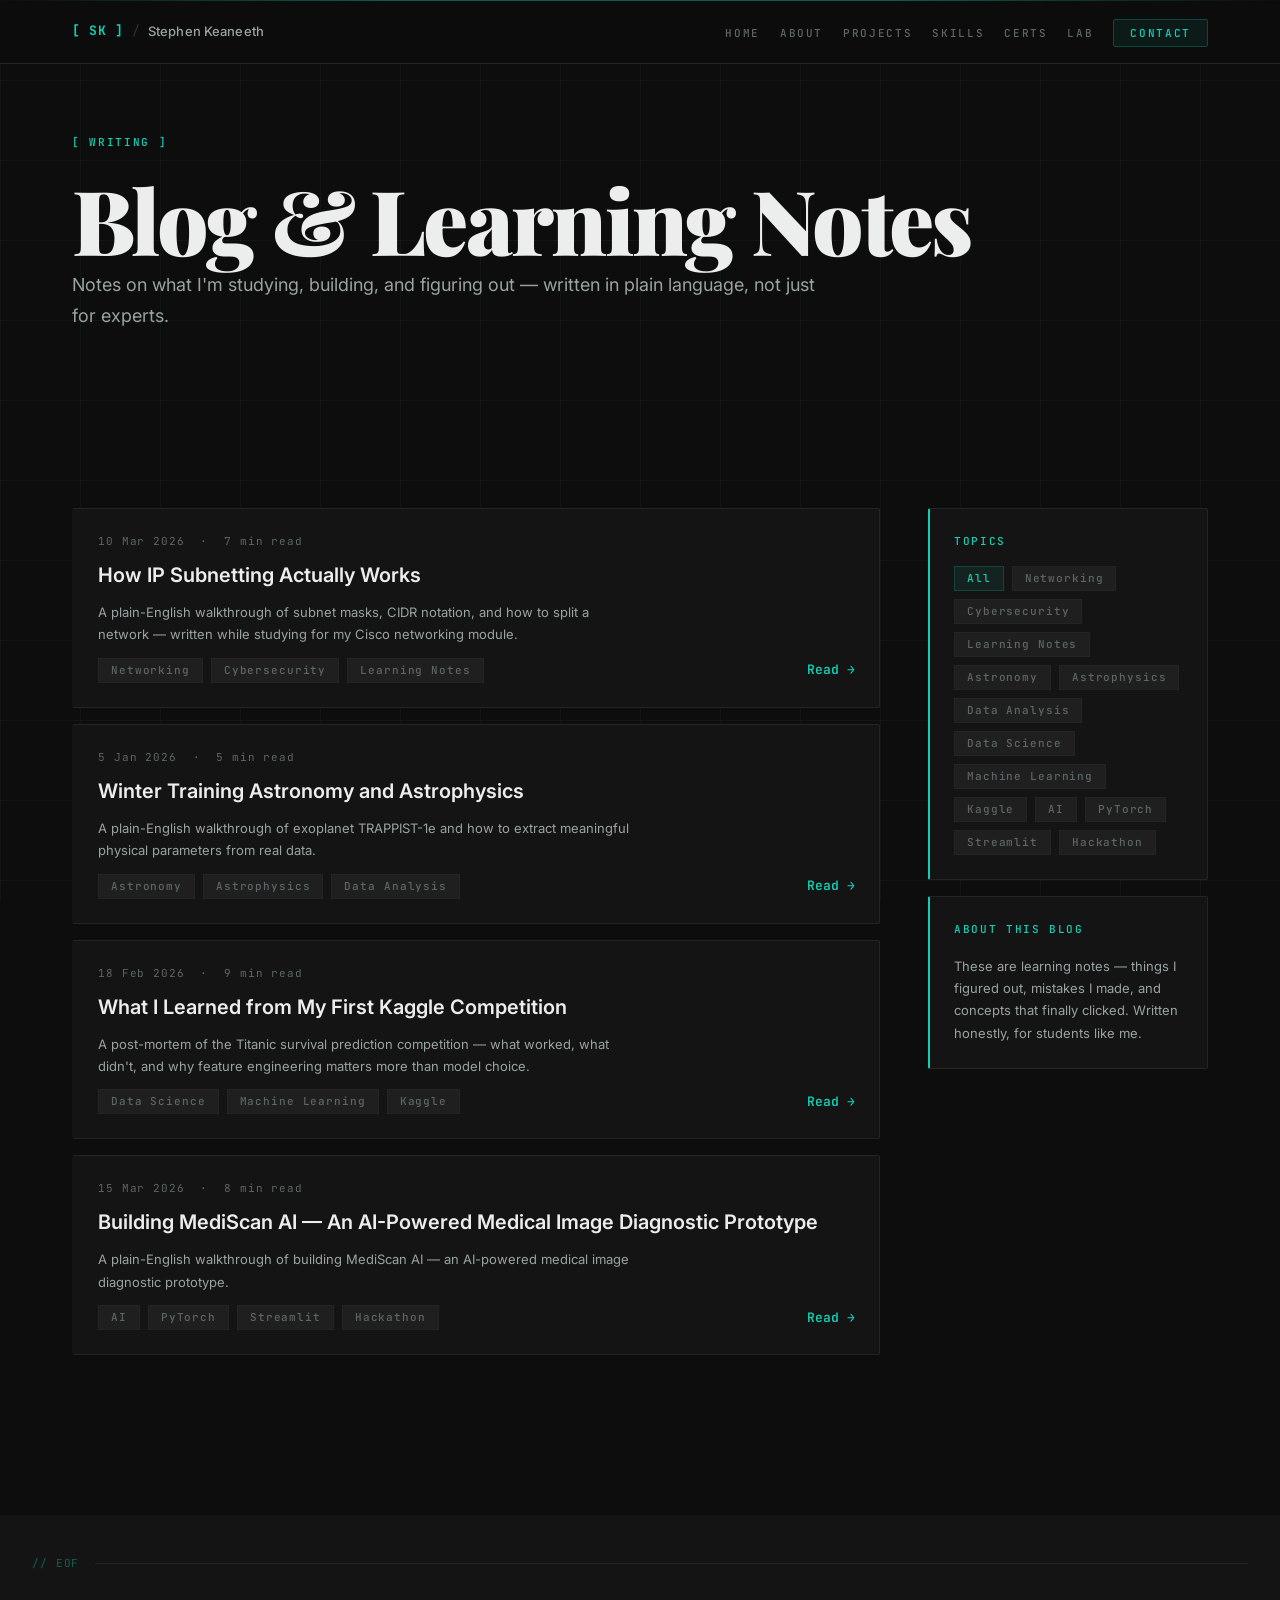
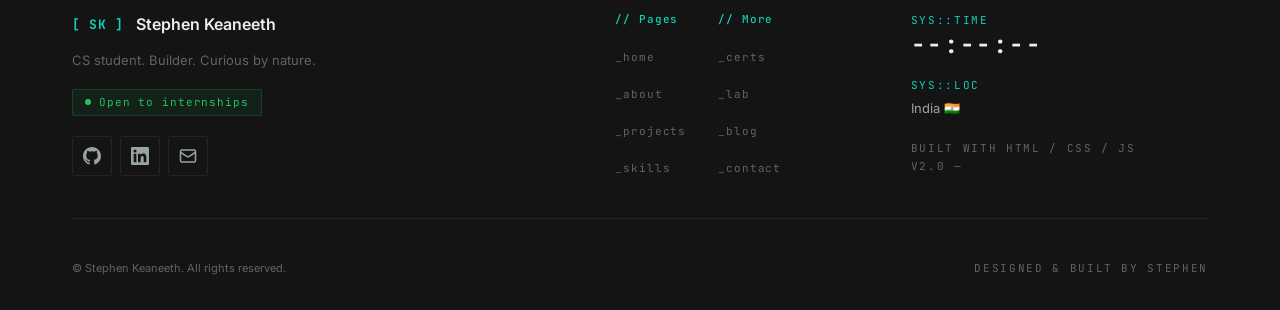
<file: blog.html>
<!DOCTYPE html>
<html lang="en">
<head>
  <meta charset="UTF-8" />
  <meta name="viewport" content="width=device-width, initial-scale=1.0" />
  <meta name="description" content="Blog / Learning Notes — Stephen's CS student portfolio." />
  <title>Blog — Stephen</title>
  <link rel="stylesheet" href="/css/variables.css" />
  <link rel="stylesheet" href="/css/main.css" />
  <link rel="stylesheet" href="/css/components.css" />
  <link rel="stylesheet" href="/css/animations.css" />
  <link rel="stylesheet" href="/css/pages/secondary.css" />
</head>
<body>
  <div id="header"></div>
  <main class="page-content">

    <section class="section--sm" aria-labelledby="blog-heading">
      <div class="container">
        <div class="section-header reveal">
          <span class="section-chip">[ WRITING ]</span>
          <h1 id="blog-heading">Blog &amp; Learning Notes</h1>
          <p>
            Notes on what I'm studying, building, and figuring out — written in plain language,
            not just for experts.
          </p>
        </div>
      </div>
    </section>

    <section class="section--sm" aria-label="Blog posts">
      <div class="container">
        <div class="blog-layout">

          <!-- Post list -->
          <div>
            <div class="spinner" id="blog-loader"></div>
            <div class="blog-post-list" id="blog-list"></div>
          </div>

          <!-- Sidebar -->
          <aside class="blog-sidebar">

            <!-- All Tags -->
            <div class="blog-sidebar__card">
              <div class="blog-sidebar__title">Topics</div>
              <div class="blog-tag-cloud" id="blog-tags"></div>
            </div>

            <!-- About the blog -->
            <div class="blog-sidebar__card">
              <div class="blog-sidebar__title">About This Blog</div>
              <p style="font-size:var(--text-sm);color:var(--text-secondary)">
                These are learning notes — things I figured out, mistakes I made,
                and concepts that finally clicked. Written honestly, for students
                like me.
              </p>
            </div>

          </aside>
        </div>
      </div>
    </section>

  </main>
  <div id="footer"></div>

  <script src="/js/main.js" defer></script>
  <script src="/js/animations.js" defer></script>

  <script defer>
    document.addEventListener('DOMContentLoaded', async () => {
      try {
        const res   = await fetch('./data/blog.json');
        const posts = await res.json();

        const loader  = document.getElementById('blog-loader');
        const listEl  = document.getElementById('blog-list');
        const tagsEl  = document.getElementById('blog-tags');
        loader.style.display = 'none';

        // ── Collect all unique tags ──
        const allTags = [...new Set(posts.flatMap(p => p.tags))];
        allTags.forEach(tag => {
          const span = document.createElement('span');
          span.className = 'tag tag--muted';
          span.textContent = tag;
          span.style.cursor = 'pointer';
          // Filter posts on click
          span.addEventListener('click', () => {
            document.querySelectorAll('.blog-card').forEach(card => {
              const tags = card.dataset.tags.split(',');
              card.style.display = tags.includes(tag) ? '' : 'none';
            });
            // Update active tag
            document.querySelectorAll('.blog-tag-cloud .tag').forEach(t => t.classList.remove('active'));
            span.classList.add('active');
          });
          tagsEl.appendChild(span);
        });

        // Add "All" tag
        const allTag = document.createElement('span');
        allTag.className = 'tag active';
        allTag.textContent = 'All';
        allTag.style.cursor = 'pointer';
        allTag.addEventListener('click', () => {
          document.querySelectorAll('.blog-card').forEach(c => c.style.display = '');
          document.querySelectorAll('.blog-tag-cloud .tag').forEach(t => t.classList.remove('active'));
          allTag.classList.add('active');
        });
        tagsEl.prepend(allTag);

        // ── Render posts ──
        posts.forEach(post => {
          // Format date nicely: "2026-03-10" → "10 Mar 2026"
          const dateObj = new Date(post.date + 'T00:00:00');
          const dateStr = dateObj.toLocaleDateString('en-GB', { day: 'numeric', month: 'short', year: 'numeric' });

          const card = document.createElement('a');
          card.className = 'blog-card reveal';
          card.href = `./blog-post.html?id=${post.id}#${post.id}`;
          card.dataset.tags = post.tags.join(',');
          card.setAttribute('aria-label', `Read: ${post.title}`);

          card.innerHTML = `
            <div class="blog-card__date">${dateStr} &nbsp;·&nbsp; ${post.readingTime}</div>
            <h3 class="blog-card__title">${post.title}</h3>
            <p class="blog-card__excerpt">${post.excerpt}</p>
            <div class="blog-card__footer">
              <div class="tags">
                ${post.tags.map(t => `<span class="tag tag--muted">${t}</span>`).join('')}
              </div>
              <span style="color:var(--accent);font-size:var(--text-sm);font-weight:600">Read →</span>
            </div>
          `;

          listEl.appendChild(card);
        });

      } catch (err) {
        console.error('Could not load blog posts:', err);
      }
    });
  </script>
</body>
</html>
</file>
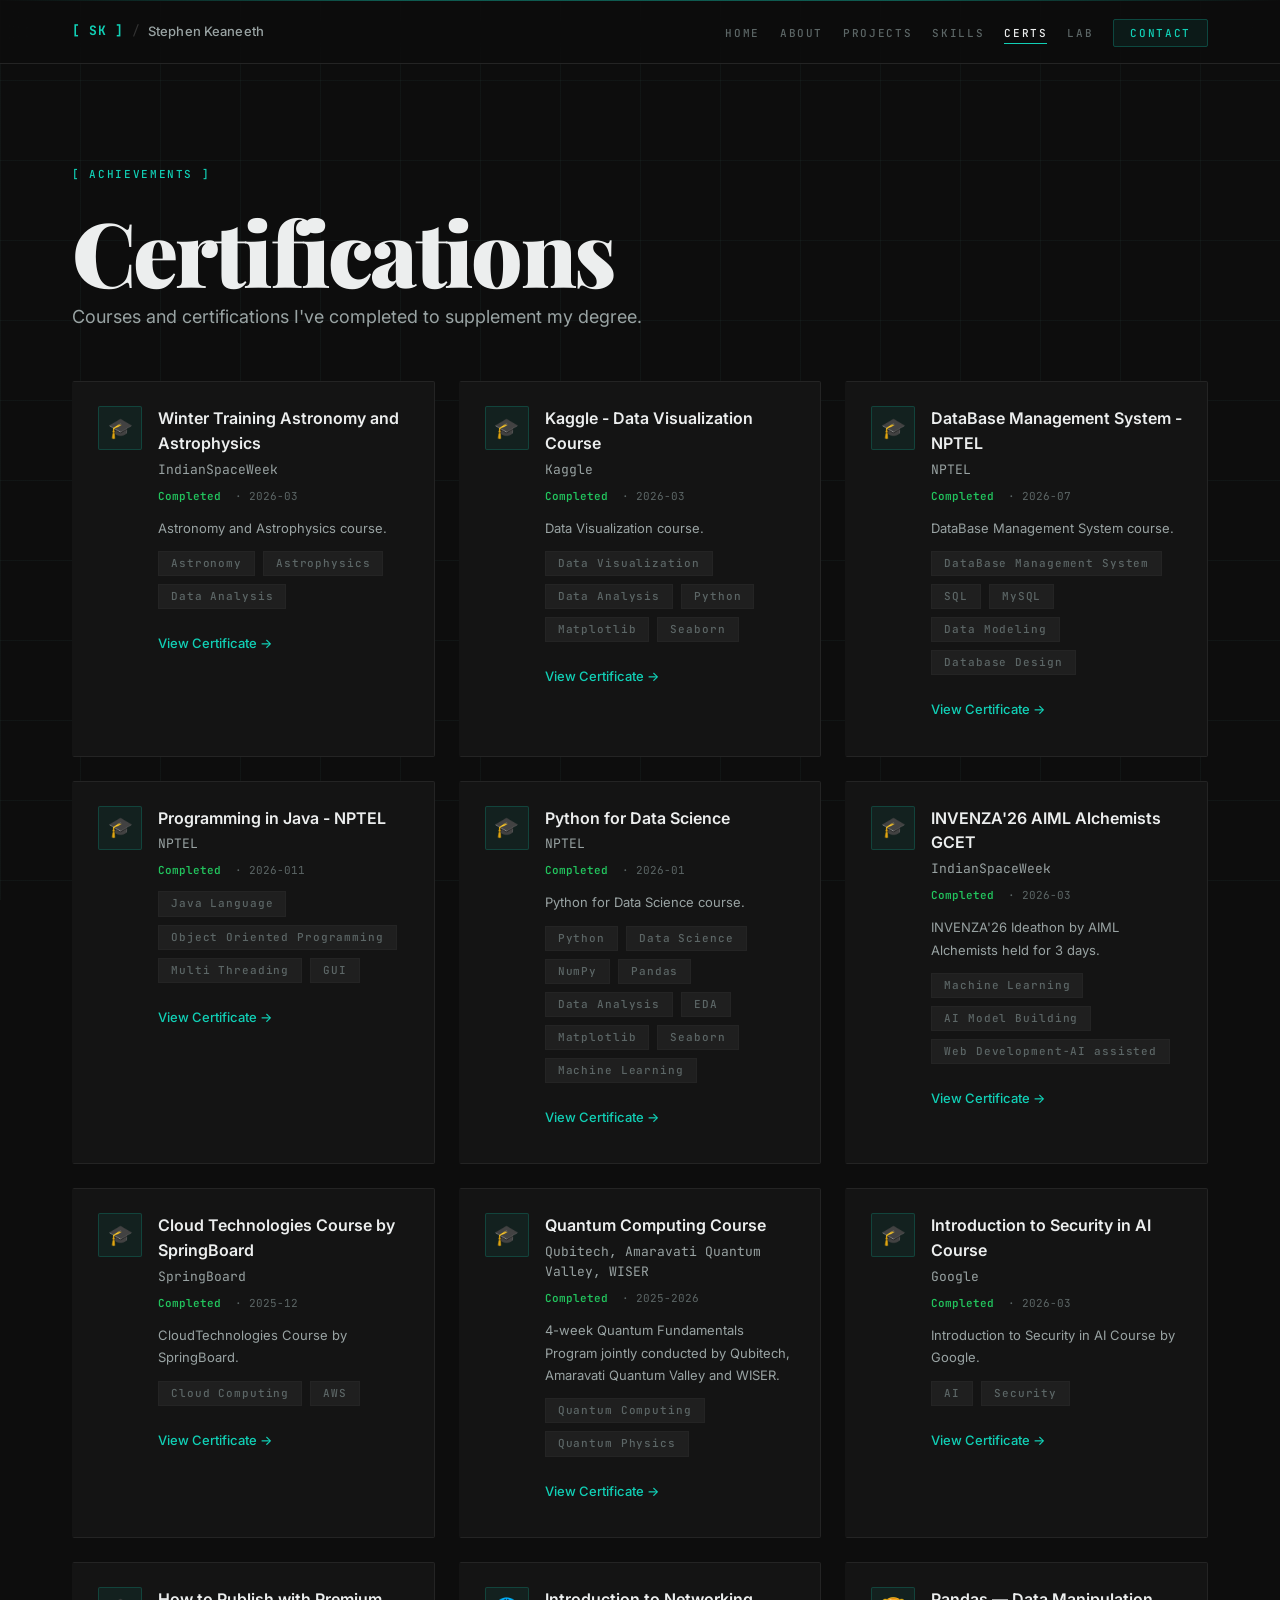
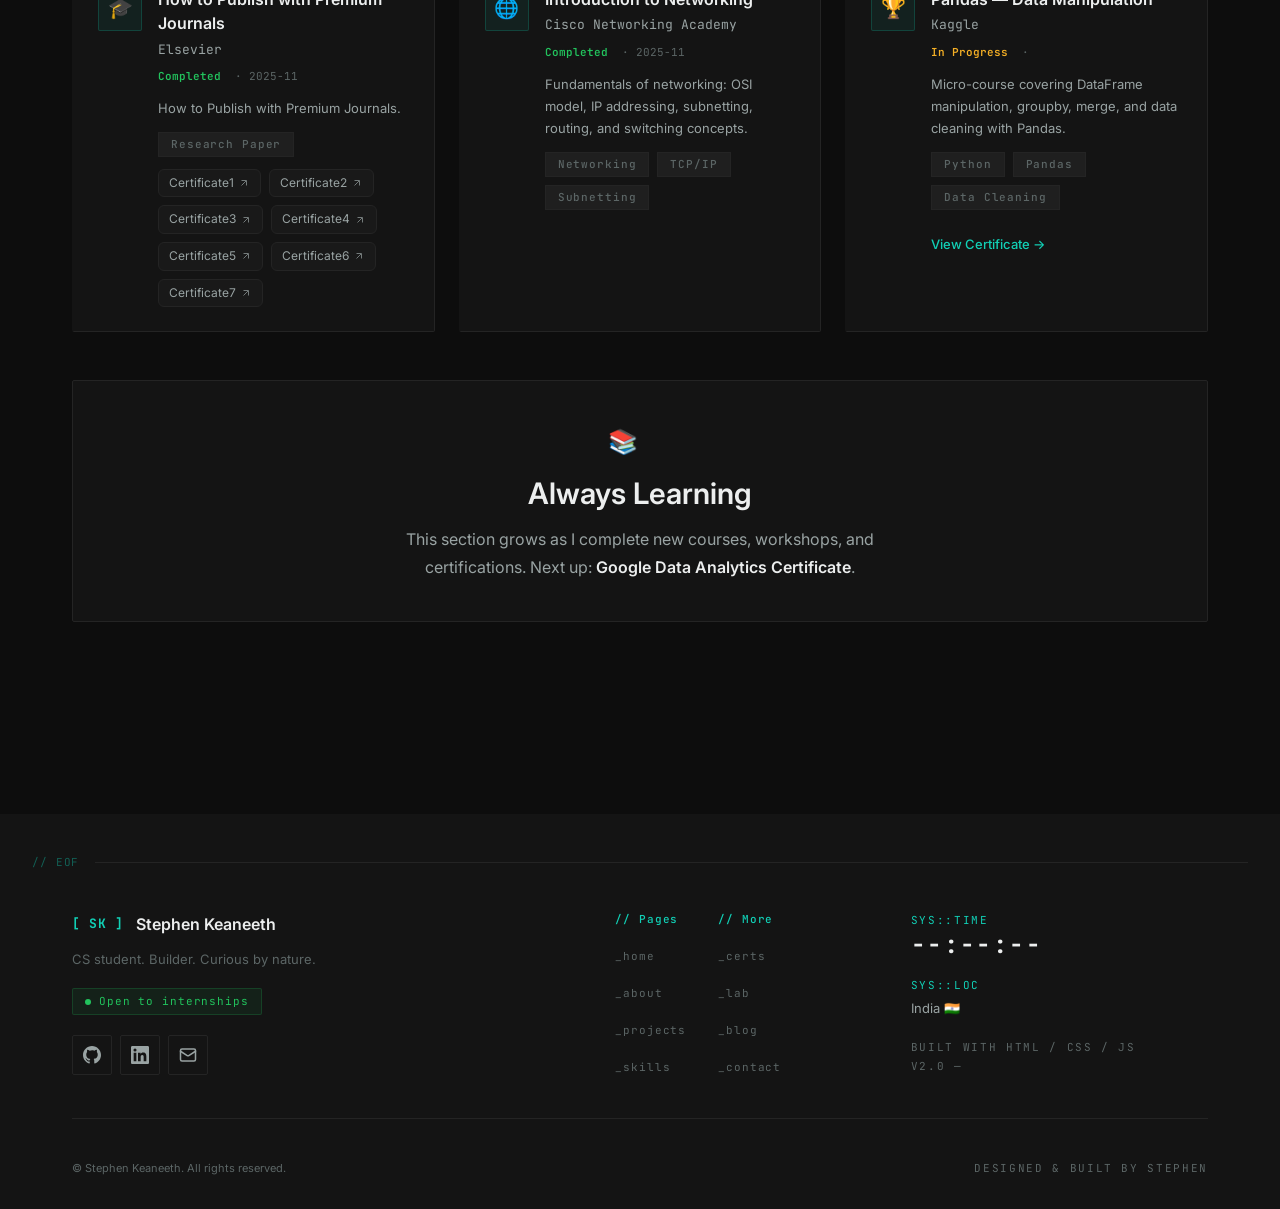
<file: certifications.html>
<!DOCTYPE html>
<html lang="en">
<head>
  <meta charset="UTF-8" />
  <meta name="viewport" content="width=device-width, initial-scale=1.0" />
  <meta name="description" content="Certifications and achievements — Stephen's CS student portfolio." />
  <title>Certifications — Stephen</title>
  <link rel="stylesheet" href="/css/variables.css" />
  <link rel="stylesheet" href="/css/main.css" />
  <link rel="stylesheet" href="/css/components.css" />
  <link rel="stylesheet" href="/css/animations.css" />
  <link rel="stylesheet" href="/css/pages/secondary.css" />
</head>
<body>
  <div id="header"></div>
  <main class="page-content">

    <section class="section" aria-labelledby="certs-heading">
      <div class="container">
        <div class="section-header reveal">
          <span class="section-chip">[ ACHIEVEMENTS ]</span>
          <h1 id="certs-heading">Certifications</h1>
          <p>Courses and certifications I've completed to supplement my degree.</p>
        </div>

        <!-- Spinner while loading -->
        <div class="spinner" id="certs-loader"></div>

        <!-- Certs grid populated by JS -->
        <div class="cert-grid reveal-group" id="certs-grid"></div>

        <!-- Motivational note at the bottom -->
        <div class="card reveal" style="margin-top:var(--space-12);text-align:center;padding:var(--space-10)">
          <p style="font-size:var(--text-2xl);margin-bottom:var(--space-3)">📚</p>
          <h3 style="margin-bottom:var(--space-3)">Always Learning</h3>
          <p style="color:var(--text-secondary);margin:0;max-width:500px;margin-inline:auto">
            This section grows as I complete new courses, workshops, and certifications.
            Next up: <strong style="color:var(--text-primary)">Google Data Analytics Certificate</strong>.
          </p>
        </div>
      </div>
    </section>

  </main>
  <div id="footer"></div>

  <script src="/js/main.js" defer></script>
  <script src="/js/animations.js" defer></script>

  <script defer>
    document.addEventListener('DOMContentLoaded', async () => {
      try {
        const res   = await fetch('/data/certifications.json');
        const certs = await res.json();

        const loader = document.getElementById('certs-loader');
        const grid   = document.getElementById('certs-grid');
        loader.style.display = 'none';

        certs.forEach(cert => {
          const statusColor = cert.status === 'Completed'
            ? 'var(--success)'
            : 'var(--warning)';

          const card = document.createElement('div');
          card.className = 'card cert-card reveal';
          card.innerHTML = `
            <div class="cert-card__icon" aria-hidden="true">${cert.issuerEmoji}</div>
            <div class="cert-card__body">
              <div class="cert-card__title">${cert.title}</div>
              <div class="cert-card__issuer">${cert.issuer}</div>
              <div class="cert-card__date" style="margin-top:var(--space-2)">
                <span style="color:${statusColor};font-weight:600">${cert.status}</span>
                &nbsp;·&nbsp;${cert.date}
              </div>
              <p style="font-size:var(--text-sm);color:var(--text-secondary);margin-top:var(--space-3)">${cert.description}</p>
              <div class="tags" style="margin-top:var(--space-3)">
                ${cert.skills.map(s => `<span class="tag tag--muted">${s}</span>`).join('')}
              </div>
              ${cert.link ? `
              <a href="${cert.link}" target="_blank" rel="noopener" class="btn btn-text" style="margin-top:var(--space-3);font-size:var(--text-sm)">
                View Certificate →
              </a>` : ''}
              ${cert.links ? `
              <div style="margin-top:var(--space-3);display:flex;flex-wrap:wrap;gap:var(--space-2)">
                ${cert.links.map(l => `
                <a href="${l.url}" target="_blank" rel="noopener" style="font-size:12px;padding:4px 10px;border:1px solid var(--border);border-radius:6px;color:var(--text-secondary);text-decoration:none;display:inline-flex;align-items:center;transition:all 0.2s ease;background:rgba(255,255,255,0.02)" onmouseover="this.style.borderColor='var(--primary)';this.style.color='var(--primary)';this.style.background='rgba(255,255,255,0.05)'" onmouseout="this.style.borderColor='var(--border)';this.style.color='var(--text-secondary)';this.style.background='rgba(255,255,255,0.02)'">
                  ${l.name}
                  <svg width="12" height="12" viewBox="0 0 24 24" fill="none" stroke="currentColor" stroke-width="2" style="margin-left:4px;opacity:0.7"><path d="M7 17l9.2-9.2M17 17V7H7"/></svg>
                </a>`).join('')}
              </div>` : ''}
            </div>
          `;
          grid.appendChild(card);
        });

      } catch (err) {
        console.error('Could not load certifications:', err);
      }
    });
  </script>
</body>
</html>
</file>
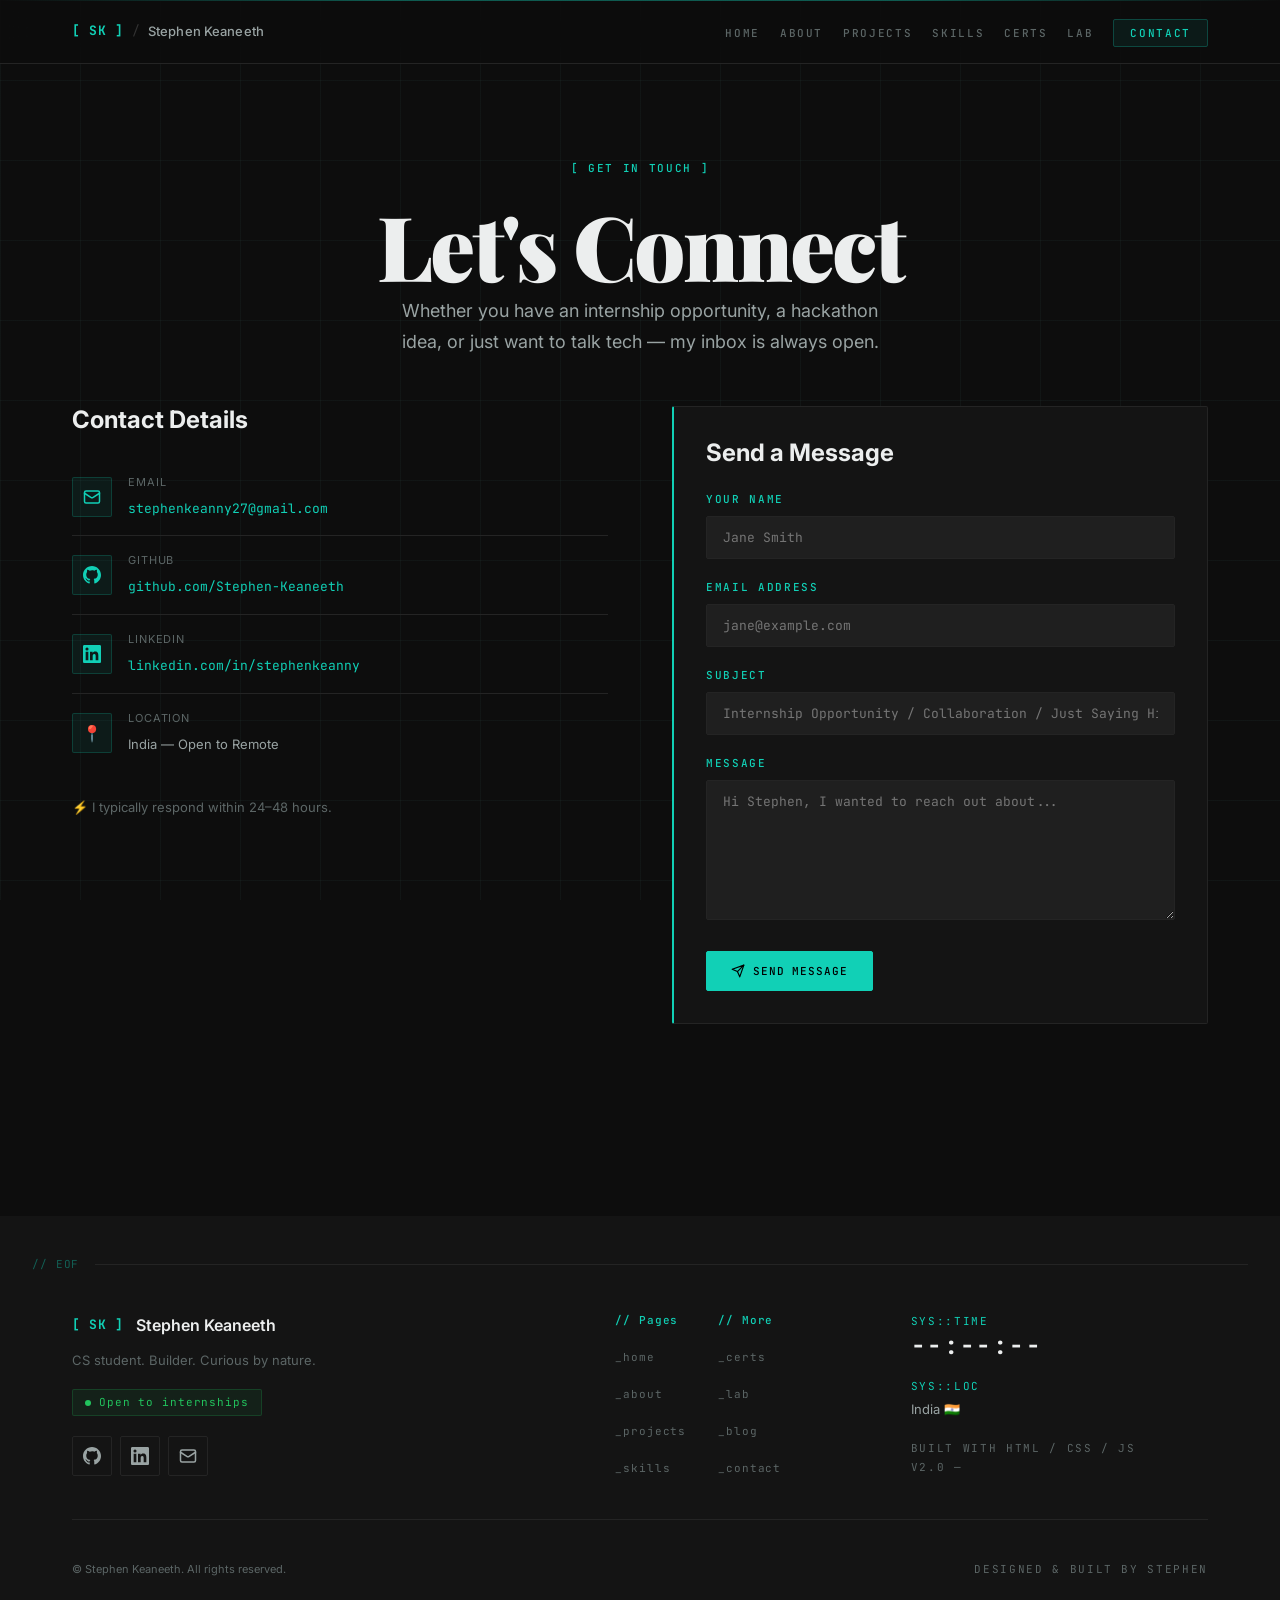
<file: contact.html>
<!DOCTYPE html>
<html lang="en">

<head>
  <meta charset="UTF-8" />
  <meta name="viewport" content="width=device-width, initial-scale=1.0" />
  <meta name="description" content="Contact Stephen — open to internships, collaborations, and conversations." />
  <title>Contact — Stephen</title>
  <link rel="stylesheet" href="/css/variables.css" />
  <link rel="stylesheet" href="/css/main.css" />
  <link rel="stylesheet" href="/css/components.css" />
  <link rel="stylesheet" href="/css/animations.css" />
  <link rel="stylesheet" href="/css/pages/secondary.css" />
</head>

<body>
  <div id="header"></div>
  <main class="page-content">

    <section class="section" aria-labelledby="contact-heading">
      <div class="container">
        <div class="section-header reveal"
          style="text-align:center;align-items:center;display:flex;flex-direction:column">
          <span class="section-chip">[ GET IN TOUCH ]</span>
          <h1 id="contact-heading">Let's Connect</h1>
          <p style="max-width:520px">
            Whether you have an internship opportunity, a hackathon idea, or just want to
            talk tech — my inbox is always open.
          </p>
        </div>

        <div class="contact-layout">

          <!-- Left — Contact info -->
          <div class="reveal">
            <h2 style="font-size:var(--text-2xl);margin-bottom:var(--space-6)">Contact Details</h2>

            <div class="contact-info__item">
              <div class="contact-info__icon" aria-hidden="true">
                <svg xmlns="http://www.w3.org/2000/svg" width="18" height="18" viewBox="0 0 24 24" fill="none"
                  stroke="currentColor" stroke-width="2" stroke-linecap="round" stroke-linejoin="round">
                  <rect width="20" height="16" x="2" y="4" rx="2" />
                  <path d="m22 7-8.97 5.7a1.94 1.94 0 0 1-2.06 0L2 7" />
                </svg>
              </div>
              <div>
                <div
                  style="font-size:var(--text-xs);color:var(--text-muted);text-transform:uppercase;letter-spacing:0.08em;margin-bottom:4px">
                  Email</div>
                <a href="mailto:stephenkeanny27@gmail.com" class="link"
                  style="font-size:var(--text-sm)">stephenkeanny27@gmail.com</a>
              </div>
            </div>

            <div class="contact-info__item">
              <div class="contact-info__icon" aria-hidden="true">
                <svg xmlns="http://www.w3.org/2000/svg" width="18" height="18" viewBox="0 0 24 24" fill="currentColor">
                  <path
                    d="M12 0C5.374 0 0 5.373 0 12c0 5.302 3.438 9.8 8.207 11.387.599.111.793-.261.793-.577v-2.234c-3.338.726-4.033-1.416-4.033-1.416-.546-1.387-1.333-1.756-1.333-1.756-1.089-.745.083-.729.083-.729 1.205.084 1.839 1.237 1.839 1.237 1.07 1.834 2.807 1.304 3.492.997.107-.775.418-1.305.762-1.604-2.665-.305-5.467-1.334-5.467-5.931 0-1.311.469-2.381 1.236-3.221-.124-.303-.535-1.524.117-3.176 0 0 1.008-.322 3.301 1.23A11.509 11.509 0 0 1 12 5.803c1.02.005 2.047.138 3.006.404 2.291-1.552 3.297-1.23 3.297-1.23.653 1.653.242 2.874.118 3.176.77.84 1.235 1.911 1.235 3.221 0 4.609-2.807 5.624-5.479 5.921.43.372.823 1.102.823 2.222v3.293c0 .319.192.694.801.576C20.566 21.797 24 17.3 24 12c0-6.627-5.373-12-12-12z" />
                </svg>
              </div>
              <div>
                <div
                  style="font-size:var(--text-xs);color:var(--text-muted);text-transform:uppercase;letter-spacing:0.08em;margin-bottom:4px">
                  GitHub</div>
                <a href="https://github.com/Stephen-Keaneeth" target="_blank" rel="noopener" class="link"
                  style="font-size:var(--text-sm)">github.com/Stephen-Keaneeth</a>
              </div>
            </div>

            <div class="contact-info__item">
              <div class="contact-info__icon" aria-hidden="true">
                <svg xmlns="http://www.w3.org/2000/svg" width="18" height="18" viewBox="0 0 24 24" fill="currentColor">
                  <path
                    d="M20.447 20.452h-3.554v-5.569c0-1.328-.027-3.037-1.852-3.037-1.853 0-2.136 1.445-2.136 2.939v5.667H9.351V9h3.414v1.561h.046c.477-.9 1.637-1.85 3.37-1.85 3.601 0 4.267 2.37 4.267 5.455v6.286zM5.337 7.433a2.062 2.062 0 0 1-2.063-2.065 2.064 2.064 0 1 1 2.063 2.065zm1.782 13.019H3.555V9h3.564v11.452zM22.225 0H1.771C.792 0 0 .774 0 1.729v20.542C0 23.227.792 24 1.771 24h20.451C23.2 24 24 23.227 24 22.271V1.729C24 .774 23.2 0 22.222 0h.003z" />
                </svg>
              </div>
              <div>
                <div
                  style="font-size:var(--text-xs);color:var(--text-muted);text-transform:uppercase;letter-spacing:0.08em;margin-bottom:4px">
                  LinkedIn</div>
                <a href="https://linkedin.com/in/stephenkeanny" target="_blank" rel="noopener" class="link"
                  style="font-size:var(--text-sm)">linkedin.com/in/stephenkeanny</a>
              </div>
            </div>

            <div class="contact-info__item" style="border:none">
              <div class="contact-info__icon" aria-hidden="true">📍</div>
              <div>
                <div
                  style="font-size:var(--text-xs);color:var(--text-muted);text-transform:uppercase;letter-spacing:0.08em;margin-bottom:4px">
                  Location</div>
                <span style="font-size:var(--text-sm);color:var(--text-secondary)">India — Open to Remote</span>
              </div>
            </div>

            <!-- Response time note -->
            <p style="font-size:var(--text-sm);color:var(--text-muted);margin-top:var(--space-6)">
              ⚡ I typically respond within 24–48 hours.
            </p>
          </div>

          <!-- Right — Contact form -->
          <div class="reveal">
            <!--
              HOW THE FORM WORKS:
              This form uses Formspree (https://formspree.io) — a free service
              that receives form submissions and emails them to you.
              
              TO SET IT UP:
              1. Go to https://formspree.io and create a free account
              2. Create a new form — you'll get a unique URL like:
                 https://formspree.io/f/YOUR_FORM_ID
              3. Replace the action attribute below with that URL
              4. That's it. No backend needed!
            -->
            <form class="contact-form" id="contact-form" action="https://formspree.io/f/YOUR_FORM_ID" method="POST">
              <h2 style="font-size:var(--text-2xl);margin-bottom:var(--space-6)">Send a Message</h2>

              <div class="form-group">
                <label class="form-label" for="contact-name">Your Name</label>
                <input class="form-input" type="text" id="contact-name" name="name" placeholder="Jane Smith" required
                  autocomplete="name" />
              </div>

              <div class="form-group">
                <label class="form-label" for="contact-email">Email Address</label>
                <input class="form-input" type="email" id="contact-email" name="email" placeholder="jane@example.com"
                  required autocomplete="email" />
              </div>

              <div class="form-group">
                <label class="form-label" for="contact-subject">Subject</label>
                <input class="form-input" type="text" id="contact-subject" name="subject"
                  placeholder="Internship Opportunity / Collaboration / Just Saying Hi" />
              </div>

              <div class="form-group">
                <label class="form-label" for="contact-message">Message</label>
                <textarea class="form-textarea" id="contact-message" name="message"
                  placeholder="Hi Stephen, I wanted to reach out about..." required></textarea>
              </div>

              <div class="form-submit-wrapper">
                <button type="submit" class="btn btn-primary" id="submit-btn">
                  <svg xmlns="http://www.w3.org/2000/svg" width="16" height="16" viewBox="0 0 24 24" fill="none"
                    stroke="currentColor" stroke-width="2" stroke-linecap="round" stroke-linejoin="round">
                    <path d="m22 2-7 20-4-9-9-4Z" />
                    <path d="M22 2 11 13" />
                  </svg>
                  Send Message
                </button>
                <span class="form-success-msg" id="success-msg" aria-live="polite">
                  ✓ Message sent! I'll get back to you soon.
                </span>
              </div>
            </form>
          </div>

        </div>
      </div>
    </section>

  </main>
  <div id="footer"></div>

  <script src="/js/main.js" defer></script>
  <script src="/js/animations.js" defer></script>

  <script defer>
    // ── Contact form submission handling ──
    document.addEventListener('DOMContentLoaded', () => {
      const form = document.getElementById('contact-form');
      const submitBtn = document.getElementById('submit-btn');
      const successMsg = document.getElementById('success-msg');

      form.addEventListener('submit', async (e) => {
        e.preventDefault();

        // Show loading state
        submitBtn.textContent = 'Sending...';
        submitBtn.disabled = true;

        try {
          const data = new FormData(form);
          const res = await fetch(form.action, {
            method: 'POST',
            body: data,
            headers: { 'Accept': 'application/json' },
          });

          if (res.ok) {
            form.reset();
            successMsg.style.display = 'block';
            submitBtn.style.display = 'none';
          } else {
            throw new Error('Server rejected the submission');
          }
        } catch (err) {
          // Fallback: tell the user to email directly
          alert('There was an issue sending the form. Please email me directly!');
          submitBtn.textContent = 'Send Message';
          submitBtn.disabled = false;
        }
      });
    });
  </script>
</body>

</html>
</file>
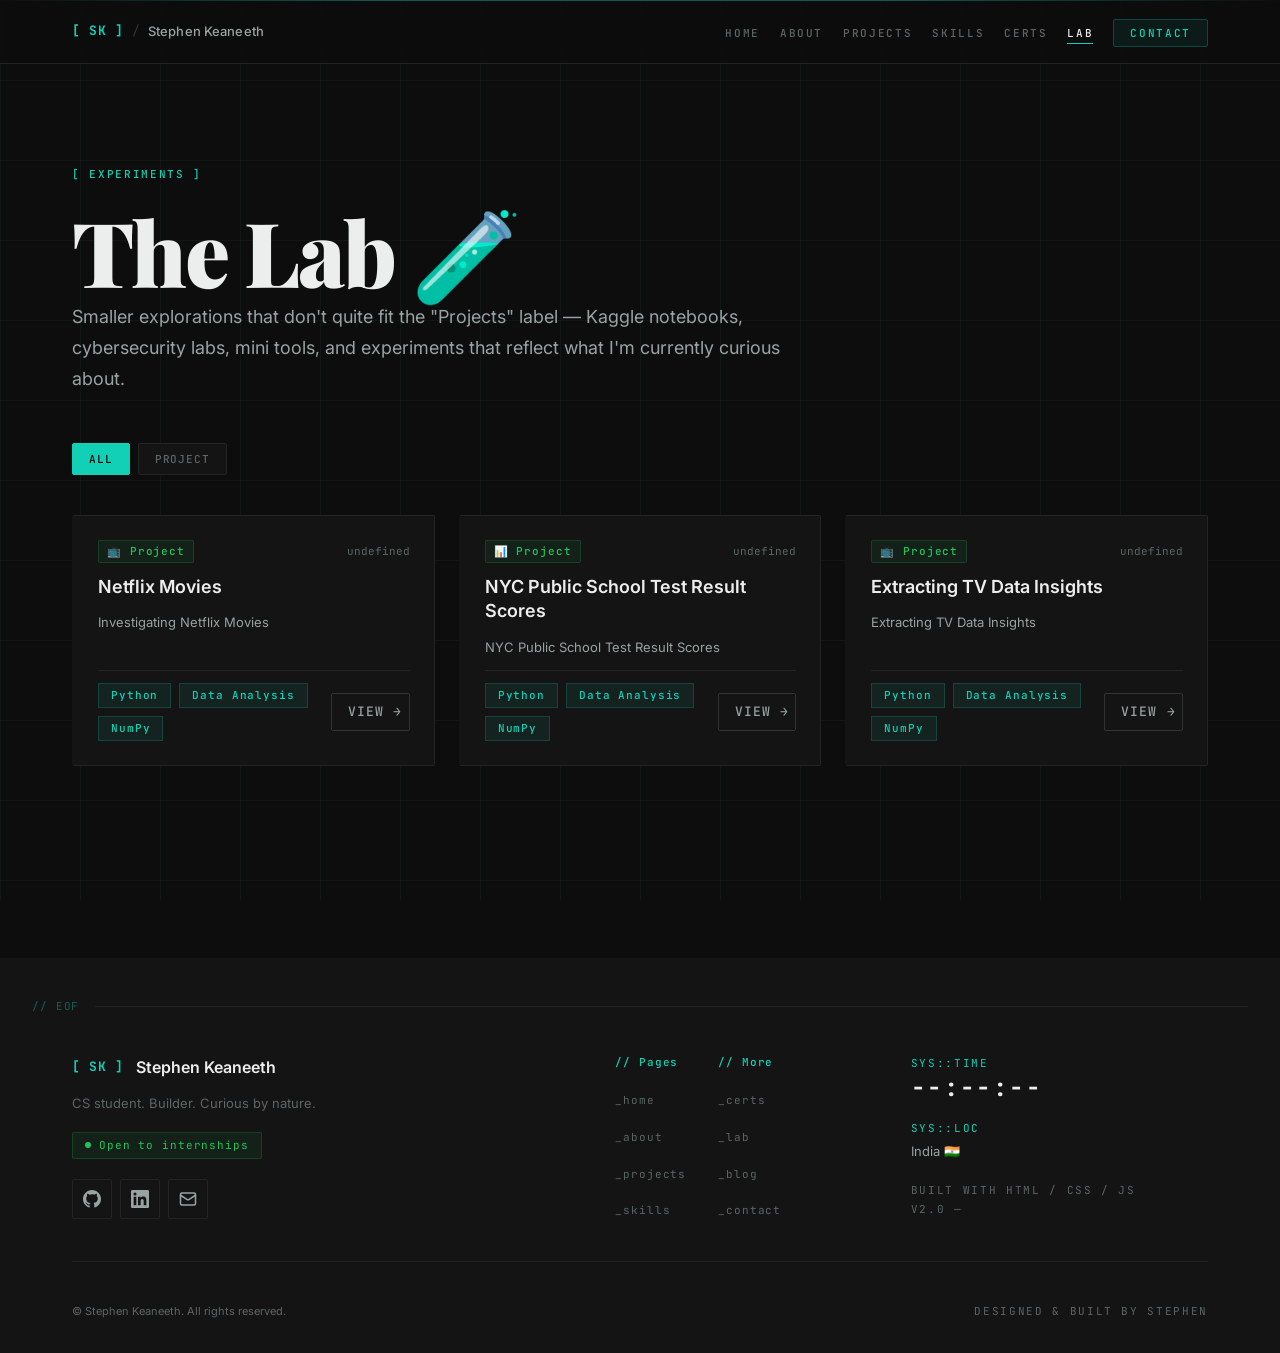
<file: lab.html>
<!DOCTYPE html>
<html lang="en">
<head>
  <meta charset="UTF-8" />
  <meta name="viewport" content="width=device-width, initial-scale=1.0" />
  <meta name="description" content="Lab — small experiments, tools, and explorations by Stephen." />
  <title>Lab — Stephen</title>
  <link rel="stylesheet" href="/css/variables.css" />
  <link rel="stylesheet" href="/css/main.css" />
  <link rel="stylesheet" href="/css/components.css" />
  <link rel="stylesheet" href="/css/animations.css" />
  <link rel="stylesheet" href="/css/pages/secondary.css" />
</head>
<body>
  <div id="header"></div>
  <main class="page-content">

    <section class="section" aria-labelledby="lab-heading">
      <div class="container">
        <div class="section-header reveal">
          <span class="section-chip">[ EXPERIMENTS ]</span>
          <h1 id="lab-heading">The Lab 🧪</h1>
          <p>
            Smaller explorations that don't quite fit the "Projects" label — 
            Kaggle notebooks, cybersecurity labs, mini tools, and experiments
            that reflect what I'm currently curious about.
          </p>
        </div>

        <!-- Filter bar — built from types in lab.json -->
        <div class="filter-bar" id="lab-filter-bar" role="group" aria-label="Filter experiments by type"></div>

        <div class="spinner" id="lab-loader"></div>
        <div class="lab-grid reveal-group" id="lab-grid"></div>

      </div>
    </section>

  </main>
  <div id="footer"></div>

  <script src="/js/main.js" defer></script>
  <script src="/js/animations.js" defer></script>

  <script defer>
    document.addEventListener('DOMContentLoaded', async () => {
      try {
        const res  = await fetch('/data/lab.json');
        const labs = await res.json();

        const loader   = document.getElementById('lab-loader');
        const grid     = document.getElementById('lab-grid');
        const filterBar = document.getElementById('lab-filter-bar');
        loader.style.display = 'none';

        // ── Build filter buttons ──
        const types = ['All', ...new Set(labs.map(l => l.type))];
        types.forEach((type, i) => {
          const btn = document.createElement('button');
          btn.className = 'filter-btn' + (i === 0 ? ' active' : '');
          btn.textContent = type;
          btn.addEventListener('click', () => {
            document.querySelectorAll('#lab-filter-bar .filter-btn').forEach(b => b.classList.remove('active'));
            btn.classList.add('active');
            grid.querySelectorAll('.lab-card').forEach(card => {
              card.classList.toggle('hidden', type !== 'All' && card.dataset.type !== type);
            });
          });
          filterBar.appendChild(btn);
        });

        // ── Render cards ──
        labs.forEach(lab => {
          const card = document.createElement('article');
          card.className = 'lab-card reveal';
          card.dataset.type = lab.type;

          const link = lab.link
            ? `<a href="${lab.link}" target="_blank" rel="noopener" class="btn btn-ghost" style="font-size:var(--text-sm);padding:var(--space-2) var(--space-4)">View →</a>`
            : `<span class="tag tag--muted">No link yet</span>`;

          card.innerHTML = `
            <div style="display:flex;align-items:center;justify-content:space-between">
              <span class="lab-card__type-badge">${lab.emoji} ${lab.type}</span>
              <span style="font-size:var(--text-xs);color:var(--text-muted);font-family:var(--font-mono)">${lab.date}</span>
            </div>
            <h3 class="lab-card__title">${lab.title}</h3>
            <p class="lab-card__desc">${lab.description}</p>
            <div style="display:flex;align-items:center;justify-content:space-between;margin-top:auto;padding-top:var(--space-3);border-top:1px solid var(--border)">
              <div class="tags">
                ${lab.tools.slice(0,3).map(t => `<span class="tag">${t}</span>`).join('')}
              </div>
              ${link}
            </div>
          `;

          grid.appendChild(card);
        });

      } catch (err) {
        console.error('Could not load lab data:', err);
      }
    });
  </script>
</body>
</html>
</file>
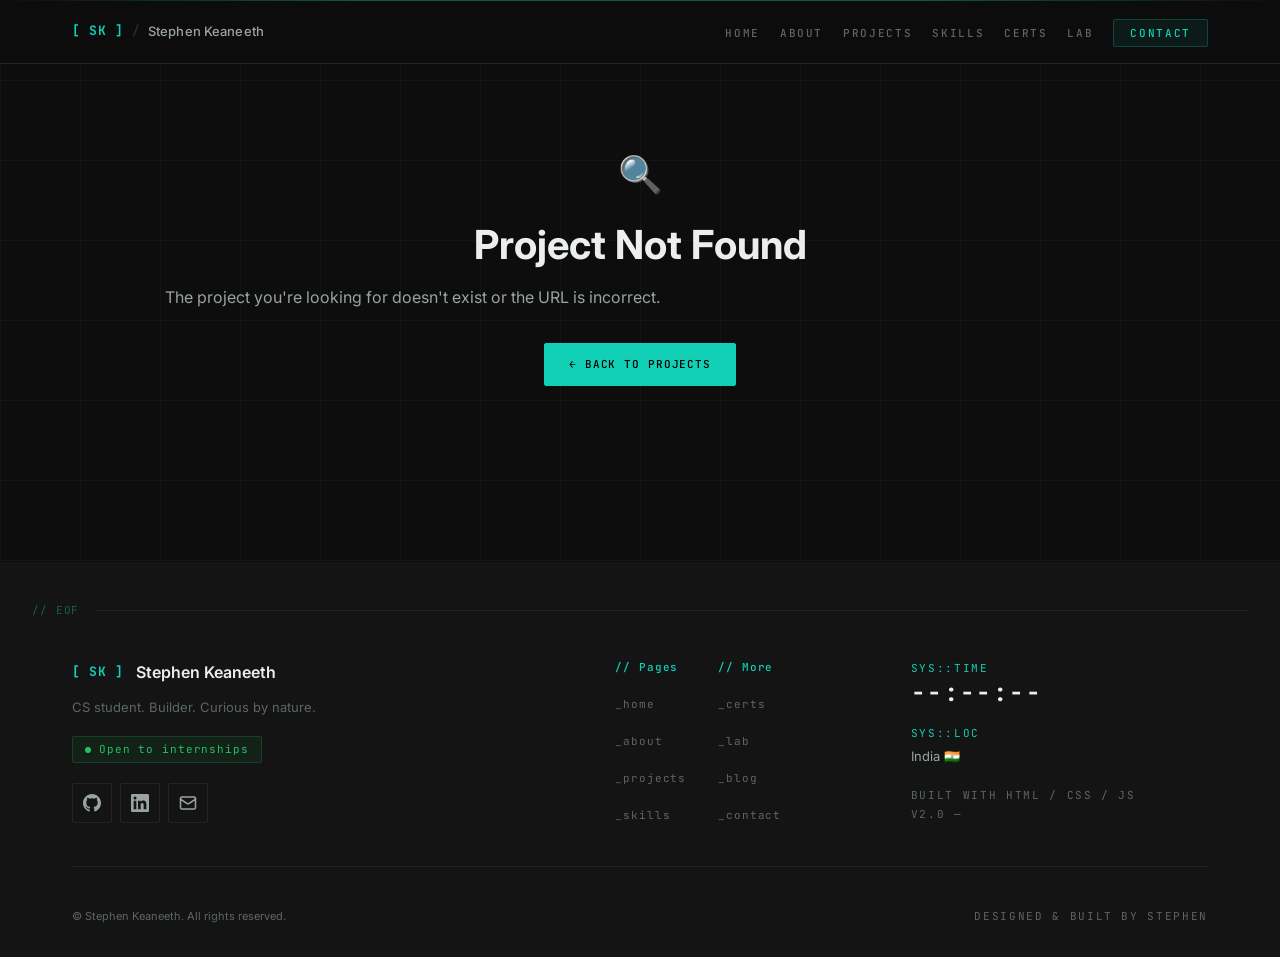
<file: project.html>
<!DOCTYPE html>
<html lang="en">
<head>
  <meta charset="UTF-8" />
  <meta name="viewport" content="width=device-width, initial-scale=1.0" />
  <meta name="description" content="Project detail — Stephen's Portfolio" />
  <title>Project — Stephen</title>
  <link rel="stylesheet" href="/css/variables.css" />
  <link rel="stylesheet" href="/css/main.css" />
  <link rel="stylesheet" href="/css/components.css" />
  <link rel="stylesheet" href="/css/animations.css" />
  <link rel="stylesheet" href="/css/pages/projects.css" />
</head>
<body>

  <div id="header"></div>

  <main class="page-content">
    <div class="container">

      <!-- Loading state -->
      <div id="project-loader" style="padding:var(--space-20) 0">
        <div class="spinner"></div>
      </div>

      <!-- Error state (shown if id not found) -->
      <div id="project-error" hidden style="padding:var(--space-20) 0;text-align:center">
        <p style="font-size:var(--text-4xl);margin-bottom:var(--space-4)">🔍</p>
        <h2 style="margin-bottom:var(--space-4)">Project Not Found</h2>
        <p style="color:var(--text-secondary);margin-bottom:var(--space-8)">
          The project you're looking for doesn't exist or the URL is incorrect.
        </p>
        <a href="/projects.html" class="btn btn-primary">← Back to Projects</a>
      </div>

      <!-- Project content (populated by JS) -->
      <div id="project-content" hidden></div>

    </div>
  </main>

  <div id="footer"></div>

  <script src="/js/main.js" defer></script>
  <script src="/js/animations.js" defer></script>

  <script>
    async function initProjectPage() {
      const params    = new URLSearchParams(window.location.search);
      let projectId = params.get('id');

      if (!projectId && window.location.hash) {
        projectId = window.location.hash.substring(1).replace('id=', '');
      }

      const loader    = document.getElementById('project-loader');
      const errorEl   = document.getElementById('project-error');
      const contentEl = document.getElementById('project-content');

      // No id in URL → error
      if (!projectId) {
        loader.hidden  = true;
        errorEl.hidden = false;
        return;
      }

      try {
        const res = await fetch('/data/projects.json');
        if (!res.ok) throw new Error('HTTP ' + res.status);

        const projects = await res.json();
        const project  = projects.find(function(p) { return p.id === projectId; });

        if (!project) {
          loader.hidden  = true;
          errorEl.hidden = false;
          return;
        }

        // Update page title and SEO meta
        document.title = project.title + ' — Stephen';
        if (window.setPageMeta) {
          window.setPageMeta({ title: project.title + ' — Stephen', description: project.tagline });
        }

        // Build links HTML
        var linksHtml = '';
        if (project.links && (project.links.github || project.links.live)) {
          var linkItems = '';
          if (project.links.github) {
            linkItems += '<a href="' + project.links.github + '" target="_blank" rel="noopener" class="btn btn-ghost" style="width:100%;justify-content:center">' +
              '<svg xmlns="http://www.w3.org/2000/svg" width="14" height="14" viewBox="0 0 24 24" fill="currentColor"><path d="M12 0C5.374 0 0 5.373 0 12c0 5.302 3.438 9.8 8.207 11.387.599.111.793-.261.793-.577v-2.234c-3.338.726-4.033-1.416-4.033-1.416-.546-1.387-1.333-1.756-1.333-1.756-1.089-.745.083-.729.083-.729 1.205.084 1.839 1.237 1.839 1.237 1.07 1.834 2.807 1.304 3.492.997.107-.775.418-1.305.762-1.604-2.665-.305-5.467-1.334-5.467-5.931 0-1.311.469-2.381 1.236-3.221-.124-.303-.535-1.524.117-3.176 0 0 1.008-.322 3.301 1.23A11.509 11.509 0 0 1 12 5.803c1.02.005 2.047.138 3.006.404 2.291-1.552 3.297-1.23 3.297-1.23.653 1.653.242 2.874.118 3.176.77.84 1.235 1.911 1.235 3.221 0 4.609-2.807 5.624-5.479 5.921.43.372.823 1.102.823 2.222v3.293c0 .319.192.694.801.576C20.566 21.797 24 17.3 24 12c0-6.627-5.373-12-12-12z"/></svg>' +
              'View on GitHub</a>';
          }
          if (project.links.live) {
            linkItems += '<a href="' + project.links.live + '" target="_blank" rel="noopener" class="btn btn-primary" style="width:100%;justify-content:center">' +
              '<svg xmlns="http://www.w3.org/2000/svg" width="14" height="14" viewBox="0 0 24 24" fill="none" stroke="currentColor" stroke-width="2" stroke-linecap="round" stroke-linejoin="round"><path d="M18 13v6a2 2 0 0 1-2 2H5a2 2 0 0 1-2-2V8a2 2 0 0 1 2-2h6"/><polyline points="15 3 21 3 21 9"/><line x1="10" x2="21" y1="14" y2="3"/></svg>' +
              'Live Demo</a>';
          }
          linksHtml = '<div class="sidebar-section"><div class="sidebar-section__title">Links</div>' +
            '<div style="display:flex;flex-direction:column;gap:var(--space-2)">' + linkItems + '</div></div>';
        }

        // Build tech tags
        var techTags = (project.technologies || []).map(function(t) {
          return '<span class="tag">' + t + '</span>';
        }).join('');

        // Build category tags
        var catTags = (project.categories || []).map(function(c) {
          return '<span class="tag">' + c + '</span>';
        }).join('');

        // Build highlights list
        var highlights = (project.highlights || []).map(function(h) {
          return '<li>' + h + '</li>';
        }).join('');

        // Build description paragraphs
        var descParas = (project.description || '').split('\n\n').map(function(p) {
          return '<p>' + p.trim() + '</p>';
        }).join('');

        // Build image or placeholder
        var imageHtml = project.image
          ? '<img src="' + project.image + '" alt="' + project.title + ' screenshot" class="project-detail__image" />'
          : '<div class="project-detail__image-placeholder" aria-hidden="true">' +
              '<span>' + (project.emoji || '💻') + '</span>' +
            '</div>';

        contentEl.innerHTML =
          '<div class="project-detail__hero">' +
            '<a href="/projects.html" class="project-detail__back">' +
              '<svg xmlns="http://www.w3.org/2000/svg" viewBox="0 0 24 24" fill="none" stroke="currentColor" stroke-width="2" stroke-linecap="round" stroke-linejoin="round"><path d="m15 18-6-6 6-6"/></svg>' +
              'Back to Projects' +
            '</a>' +
            '<div class="tags" style="margin-bottom:var(--space-4)">' + catTags + '</div>' +
            '<h1 class="project-detail__title">' + project.title + '</h1>' +
            '<p class="project-detail__tagline">' + project.tagline + '</p>' +
            imageHtml +
          '</div>' +
          '<div class="project-detail__layout">' +
            '<div class="project-detail__body reveal">' +
              '<h2>About This Project</h2>' + descParas +
              '<h2>Key Highlights</h2>' +
              '<ul class="project-detail__highlights">' + highlights + '</ul>' +
            '</div>' +
            '<aside class="project-detail__sidebar reveal">' +
              '<div class="project-detail__sidebar-card">' +
                '<div class="sidebar-section">' +
                  '<div class="sidebar-section__title">Technologies</div>' +
                  '<div class="tags">' + techTags + '</div>' +
                '</div>' +
                '<div class="sidebar-section">' +
                  '<div class="sidebar-section__title">Date</div>' +
                  '<p style="font-size:var(--text-sm);color:var(--text-secondary);font-family:var(--font-mono)">' + project.date + '</p>' +
                '</div>' +
                linksHtml +
              '</div>' +
            '</aside>' +
          '</div>' +
          '<div style="margin-top:var(--space-16);padding-top:var(--space-8);border-top:1px solid var(--border)">' +
            '<a href="/projects.html" class="btn btn-ghost">← Back to All Projects</a>' +
          '</div>';

        loader.hidden    = true;
        contentEl.hidden = false;

      } catch (err) {
        console.error('[project.html] Failed to load project:', err);
        loader.hidden  = true;
        errorEl.hidden = false;
      }
    }

    // Wait for DOM, then run
    if (document.readyState === 'loading') {
      document.addEventListener('DOMContentLoaded', initProjectPage);
    } else {
      initProjectPage();
    }
  </script>

</body>
</html>
</file>
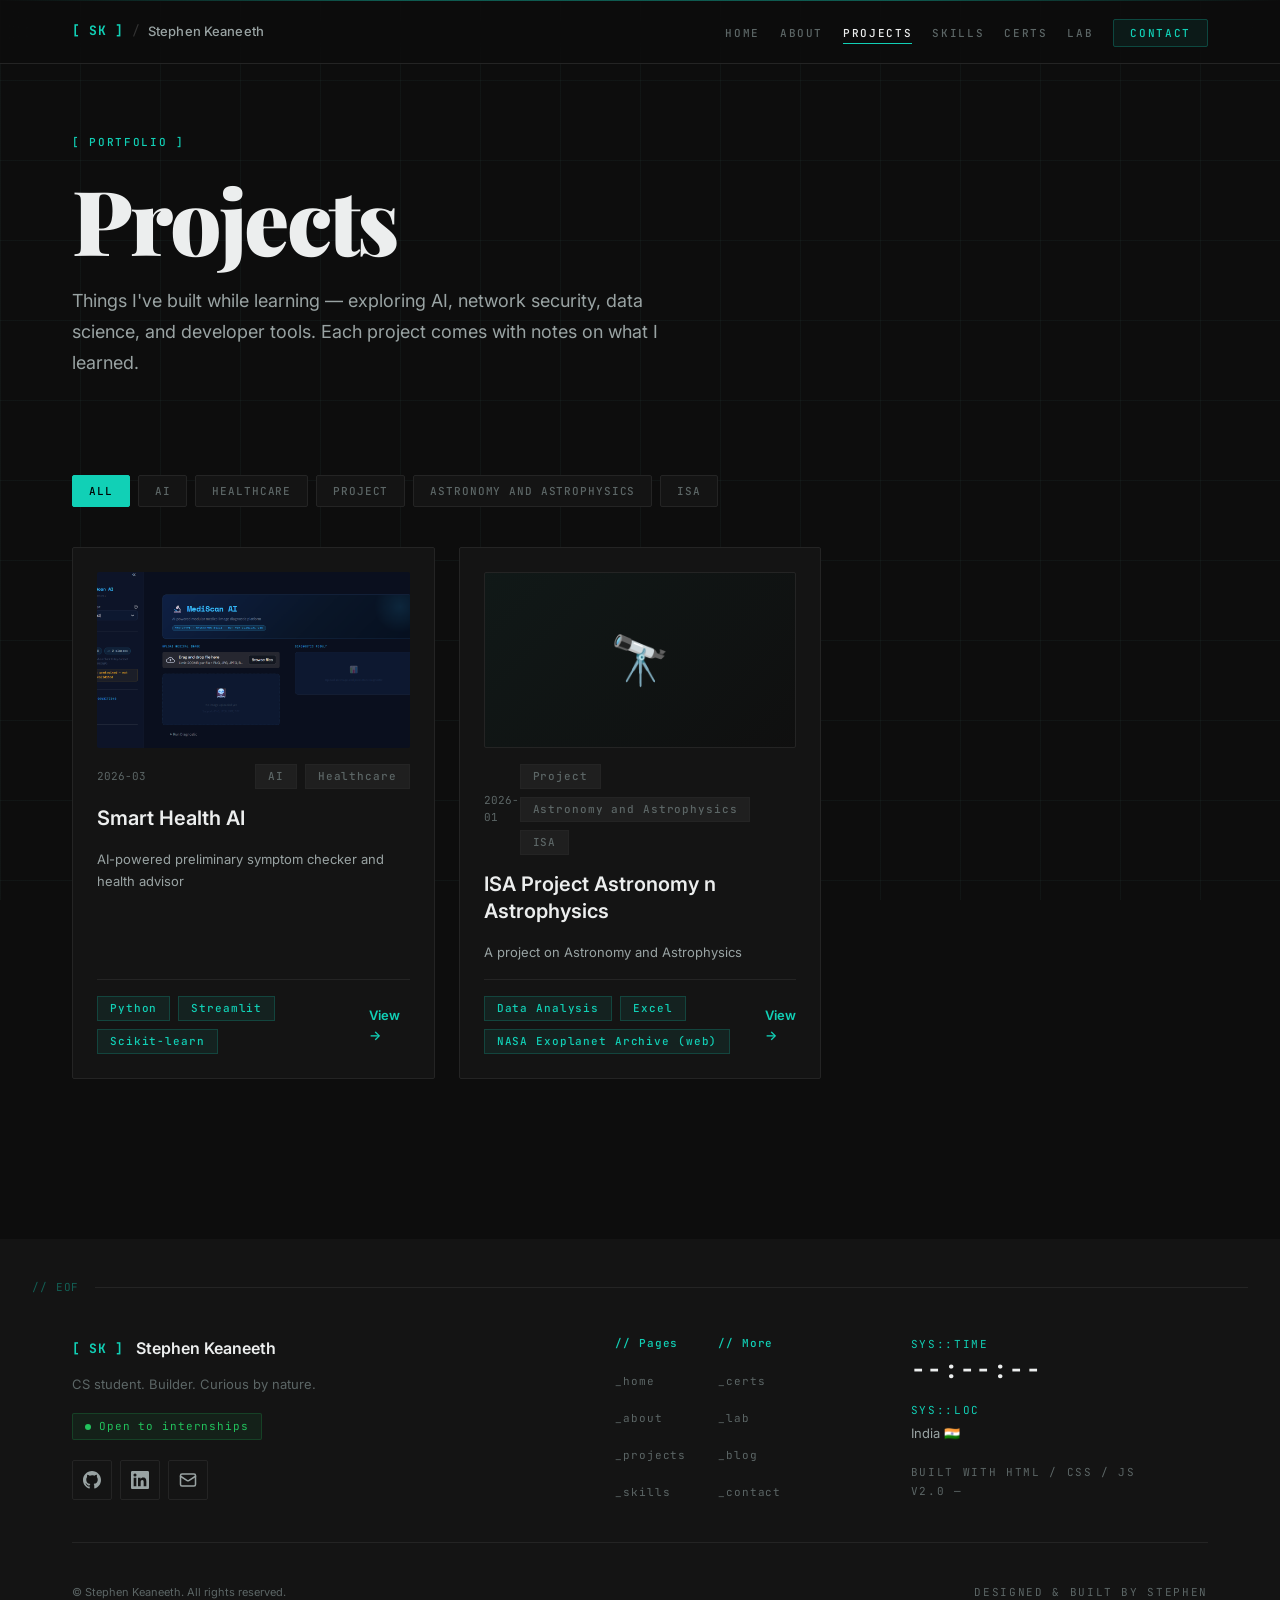
<file: projects.html>
<!DOCTYPE html>
<html lang="en">
<head>
  <meta charset="UTF-8" />
  <meta name="viewport" content="width=device-width, initial-scale=1.0" />
  <meta name="description" content="Projects by Stephen — AI, Cybersecurity, Data Science, and Tools built during my CS degree." />
  <meta property="og:title"       content="Projects — Stephen" />
  <meta property="og:description" content="AI, Data Science, and Cybersecurity projects." />
  <title>Projects — Stephen</title>
  <link rel="stylesheet" href="/css/variables.css" />
  <link rel="stylesheet" href="/css/main.css" />
  <link rel="stylesheet" href="/css/components.css" />
  <link rel="stylesheet" href="/css/animations.css" />
  <link rel="stylesheet" href="/css/pages/projects.css" />
</head>
<body>

  <div id="header"></div>

  <main class="page-content">

    <!-- ── Page Header ──────────────────────────── -->
    <section class="section projects-header" aria-labelledby="projects-heading">
      <div class="container">
        <div class="reveal">
          <span class="section-chip">[ PORTFOLIO ]</span>
          <h1 id="projects-heading" style="margin-bottom:var(--space-4)">Projects</h1>
          <p style="font-size:var(--text-lg);max-width:600px">
            Things I've built while learning — exploring AI, network security, data science,
            and developer tools. Each project comes with notes on what I learned.
          </p>
        </div>
      </div>
    </section>

    <!-- ── Filter Bar & Grid ─────────────────────── -->
    <section class="section--sm" aria-label="Projects grid">
      <div class="container">

        <!-- Filter buttons — generated dynamically from project categories -->
        <div class="filter-bar" id="filter-bar" role="group" aria-label="Filter projects by category">
          <!-- Buttons injected by JS -->
        </div>

        <!-- Loading skeleton -->
        <div id="projects-loader" class="grid-auto">
          <div class="skeleton skeleton-card"></div>
          <div class="skeleton skeleton-card"></div>
          <div class="skeleton skeleton-card"></div>
        </div>

        <!-- Project cards grid — populated by JS -->
        <div class="projects-grid reveal-group" id="projects-grid" role="list"></div>

        <!-- Empty state shown when filter returns nothing -->
        <div class="empty-state" id="empty-state" hidden>
          <svg xmlns="http://www.w3.org/2000/svg" viewBox="0 0 24 24" fill="none" stroke="currentColor" stroke-width="1.5"><circle cx="11" cy="11" r="8"/><path d="m21 21-4.35-4.35"/></svg>
          <p>No projects match this filter yet.</p>
        </div>

      </div>
    </section>

  </main>

  <div id="footer"></div>

  <script src="/js/main.js" defer></script>
  <script src="/js/animations.js" defer></script>

  <script defer>
    document.addEventListener('DOMContentLoaded', async () => {

      let allProjects = [];

      // ── Fetch projects ──
      try {
        const res = await fetch('/data/projects.json');
        allProjects = await res.json();
      } catch (err) {
        console.error('Could not load projects:', err);
      }

      const loader     = document.getElementById('projects-loader');
      const grid       = document.getElementById('projects-grid');
      const filterBar  = document.getElementById('filter-bar');
      const emptyState = document.getElementById('empty-state');

      // ── Build filter buttons from unique categories ──
      const allCategories = ['All', ...new Set(allProjects.flatMap(p => p.categories))];

      allCategories.forEach((cat, i) => {
        const btn = document.createElement('button');
        btn.className = 'filter-btn' + (i === 0 ? ' active' : '');
        btn.textContent = cat;
        btn.setAttribute('aria-pressed', i === 0 ? 'true' : 'false');
        btn.addEventListener('click', () => {
          document.querySelectorAll('.filter-btn').forEach(b => {
            b.classList.remove('active');
            b.setAttribute('aria-pressed', 'false');
          });
          btn.classList.add('active');
          btn.setAttribute('aria-pressed', 'true');
          filterProjects(cat);
        });
        filterBar.appendChild(btn);
      });

      // ── Render all project cards ──
      loader.style.display = 'none';

      allProjects.forEach(project => {
        const card = document.createElement('article');
        card.className = 'card project-card reveal';
        card.setAttribute('role', 'listitem');
        card.setAttribute('data-categories', project.categories.join(','));
        card.setAttribute('tabindex', '0');
        card.setAttribute('aria-label', project.title);

        const navigate = () => window.location.href = `./project.html?id=${project.id}#${project.id}`;
        card.addEventListener('click', navigate);
        card.addEventListener('keydown', e => { if (e.key === 'Enter') navigate(); });

        const imageHtml = project.image 
          ? `<img src="${project.image}" alt="${project.title} screenshot" class="project-card__image" loading="lazy" />`
          : `<div class="project-card__image-placeholder" aria-hidden="true">
               <span style="font-size:3rem">${project.emoji || '💻'}</span>
             </div>`;

        card.innerHTML = `
          ${imageHtml}
          <div class="project-card__meta">
            <span style="font-family:var(--font-mono);font-size:var(--text-xs)">${project.date}</span>
            <div class="tags">
              ${project.categories.map(c => `<span class="tag tag--muted">${c}</span>`).join('')}
            </div>
          </div>
          <h3 class="project-card__title">${project.title}</h3>
          <p class="project-card__description">${project.tagline}</p>
          <div class="project-card__footer">
            <div class="tags">
              ${project.technologies.slice(0,3).map(t => `<span class="tag">${t}</span>`).join('')}
            </div>
            <span style="color:var(--accent);font-size:var(--text-sm);font-weight:600">View →</span>
          </div>
        `;

        grid.appendChild(card);
      });

      // ── Filter function ──
      function filterProjects(category) {
        const cards = grid.querySelectorAll('.project-card');
        let visibleCount = 0;

        cards.forEach(card => {
          const cats = card.dataset.categories.split(',');
          const matches = category === 'All' || cats.includes(category);
          card.classList.toggle('hidden', !matches);
          if (matches) visibleCount++;
        });

        // Show/hide empty state
        emptyState.hidden = visibleCount > 0;
      }

    });
  </script>

</body>
</html>
</file>
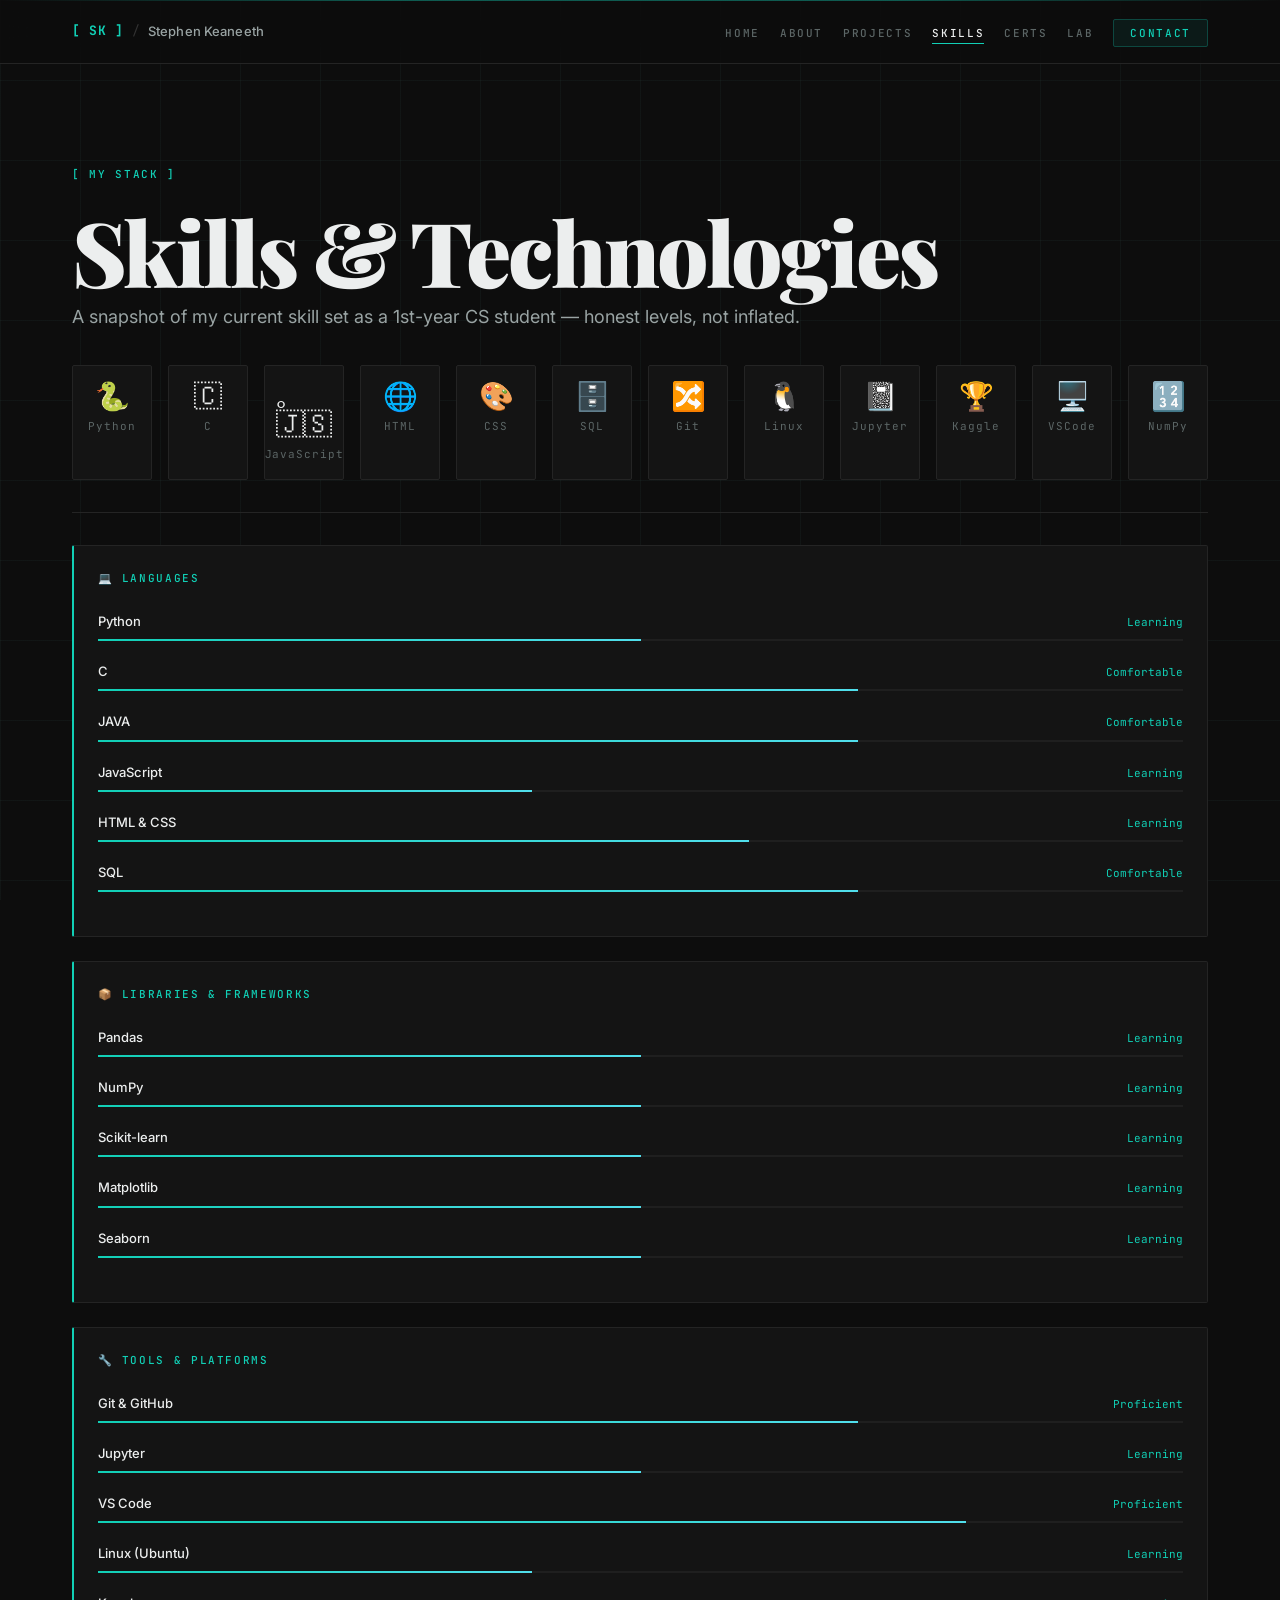
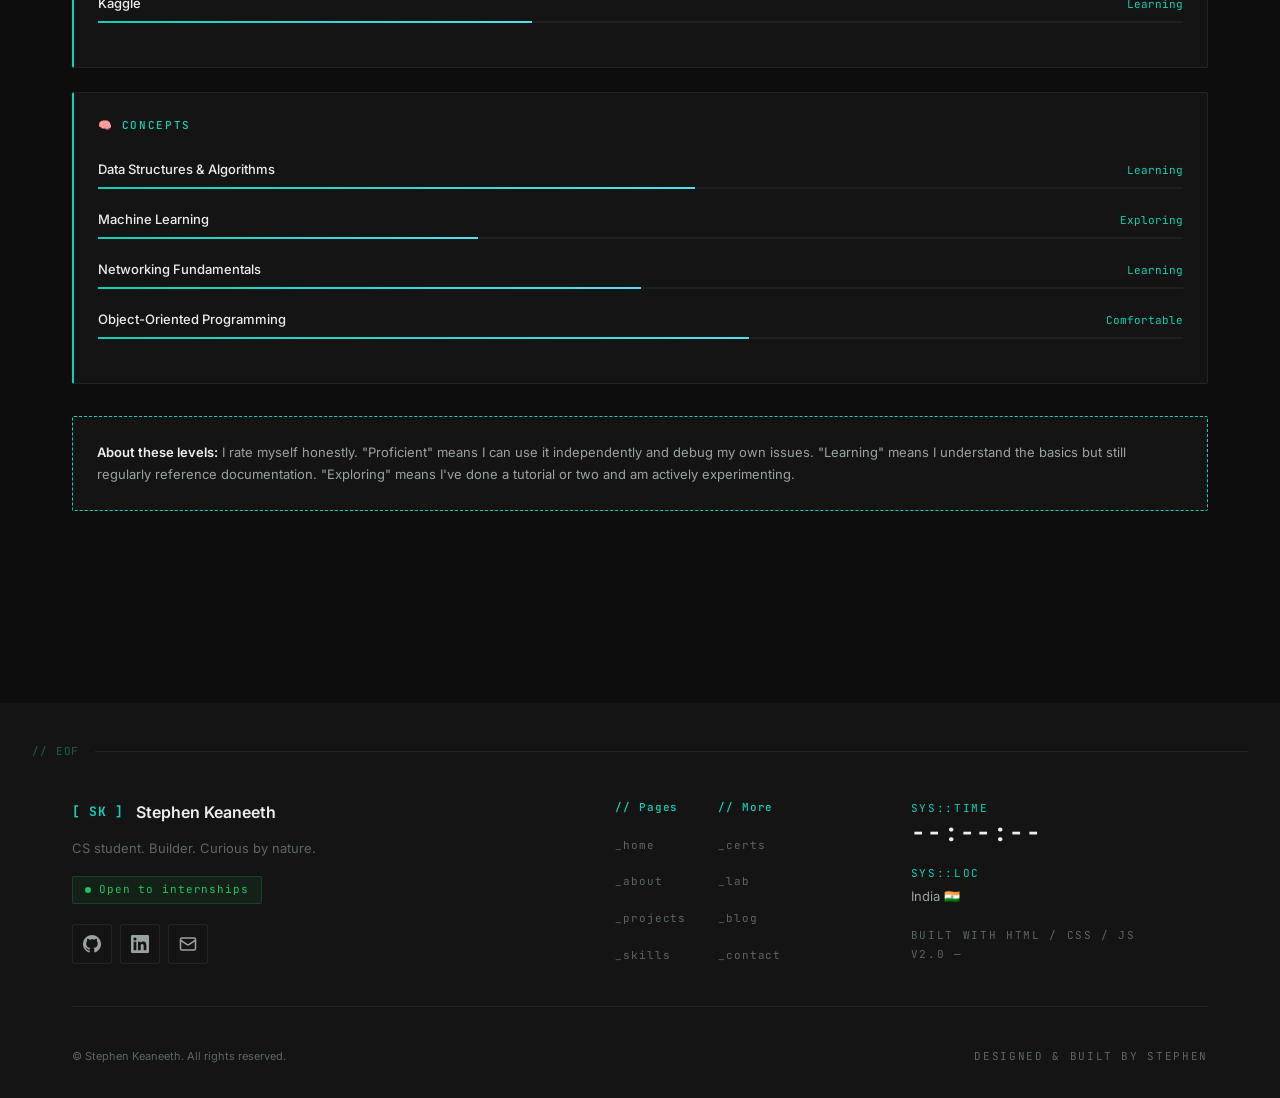
<file: skills.html>
<!DOCTYPE html>
<html lang="en">
<head>
  <meta charset="UTF-8" />
  <meta name="viewport" content="width=device-width, initial-scale=1.0" />
  <meta name="description" content="Skills and technologies — Stephen's CS student portfolio. Python, ML, Networking, and more." />
  <title>Skills — Stephen</title>
  <link rel="stylesheet" href="/css/variables.css" />
  <link rel="stylesheet" href="/css/main.css" />
  <link rel="stylesheet" href="/css/components.css" />
  <link rel="stylesheet" href="/css/animations.css" />
  <link rel="stylesheet" href="/css/pages/secondary.css" />
</head>
<body>
  <div id="header"></div>
  <main class="page-content skills-page">

    <section class="section" aria-labelledby="skills-heading">
      <div class="container">
        <div class="section-header reveal">
          <span class="section-chip">[ MY STACK ]</span>
          <h1 id="skills-heading">Skills &amp; Technologies</h1>
          <p>A snapshot of my current skill set as a 1st-year CS student — honest levels, not inflated.</p>
        </div>

        <!-- Tech icon grid (visual glance) -->
        <div class="tech-grid reveal-group" id="tech-grid"></div>

        <hr class="divider" />

        <!-- Skill progress bars by category -->
        <div id="skills-categories" class="reveal-group"></div>

        <!-- Honest note about skill levels -->
        <div class="card reveal" style="margin-top:var(--space-8);border-color:var(--accent);border-style:dashed">
          <p style="font-size:var(--text-sm);color:var(--text-secondary);margin:0;max-width:none">
            <strong style="color:var(--text-primary)">About these levels:</strong>
            I rate myself honestly. "Proficient" means I can use it independently and debug my own issues.
            "Learning" means I understand the basics but still regularly reference documentation.
            "Exploring" means I've done a tutorial or two and am actively experimenting.
          </p>
        </div>

      </div>
    </section>

  </main>
  <div id="footer"></div>

  <script src="/js/main.js" defer></script>
  <script src="/js/animations.js" defer></script>

  <script defer>
    document.addEventListener('DOMContentLoaded', async () => {
      try {
        const res  = await fetch('/data/skills.json');
        const data = await res.json();

        // ── Tech icon grid ──
        const techGrid = document.getElementById('tech-grid');
        data.techIcons.forEach(({ name, emoji }) => {
          techGrid.innerHTML += `
            <div class="tech-item reveal">
              <span class="tech-item__icon" aria-hidden="true">${emoji}</span>
              <span class="tech-item__name">${name}</span>
            </div>`;
        });

        // ── Skill category bars ──
        const catsEl = document.getElementById('skills-categories');
        data.categories.forEach(cat => {
          const section = document.createElement('div');
          section.className = 'skill-category reveal';
          section.innerHTML = `
            <div class="skill-category__title">
              <span aria-hidden="true">${cat.icon}</span> ${cat.name}
            </div>
            ${cat.skills.map(skill => `
              <div class="skill-item">
                <div class="skill-item__header">
                  <span class="skill-item__name">${skill.name}</span>
                  <span class="skill-item__level">${skill.label}</span>
                </div>
                <div class="skill-bar">
                  <div class="skill-bar__fill" data-level="${skill.level}"></div>
                </div>
              </div>
            `).join('')}
          `;
          catsEl.appendChild(section);
        });

        // ── Animate skill bars on scroll ──
        // We use IntersectionObserver to trigger once the element is visible
        const observer = new IntersectionObserver((entries) => {
          entries.forEach(entry => {
            if (entry.isIntersecting) {
              const fill = entry.target;
              fill.style.width = fill.dataset.level + '%';
              observer.unobserve(fill);
            }
          });
        }, { threshold: 0.3 });

        document.querySelectorAll('.skill-bar__fill').forEach(bar => observer.observe(bar));

      } catch (err) {
        console.error('Could not load skills:', err);
      }
    });
  </script>
</body>
</html>
</file>
<file: css/variables.css>
/* ============================================
   DESIGN TOKENS (variables.css)
   ============================================
   CINEMATIC TERMINAL — Design System v2.0
   Palette: Deep Void + Electric Teal + Ivory
   Typography: Playfair Display (serif) + JetBrains Mono
   ============================================ */

:root {
  /* ── Color Palette ── */
  /* Deep Void — true black, not navy */
  --bg-primary:       hsl(0, 0%, 5%);
  --bg-secondary:     hsl(0, 0%, 8%);
  --bg-tertiary:      hsl(0, 0%, 12%);
  --bg-glass:         hsla(0, 0%, 5%, 0.75);

  /* Text — ivory spectrum */
  --text-primary:     hsl(180, 5%, 93%);
  --text-secondary:   hsl(180, 5%, 62%);
  --text-muted:       hsl(180, 5%, 38%);

  /* Accent — Electric Teal (slightly deeper for screen richness) */
  --accent:           hsl(172, 85%, 44%);
  --accent-hover:     hsl(172, 85%, 54%);
  --accent-glow:      hsla(172, 85%, 44%, 0.22);
  --accent-subtle:    hsla(172, 85%, 44%, 0.07);
  --accent-dim:       hsl(172, 60%, 30%);

  /* Status colors */
  --success:          hsl(142, 70%, 45%);
  --warning:          hsl(40, 90%, 55%);
  --error:            hsl(0, 80%, 60%);

  /* Borders — very subtle on dark void */
  --border:           hsl(0, 0%, 14%);
  --border-light:     hsl(0, 0%, 20%);

  /* Blueprint grid line colour */
  --grid-line:        hsla(172, 40%, 60%, 0.05);

  /* ── Typography ── */
  /* Serif — editorial elegance for hero h1s */
  --font-serif:       'Playfair Display', 'Georgia', serif;
  /* Primary — clean, neutral body copy */
  --font-primary:     'Inter', -apple-system, BlinkMacSystemFont, 'Segoe UI', sans-serif;
  /* Mono — all technical text: nav, labels, code, metadata */
  --font-mono:        'JetBrains Mono', 'Fira Code', 'Courier New', monospace;

  /* Type scale (modular) */
  --text-xs:          0.6875rem;  /* 11px — micro labels */
  --text-sm:          0.8125rem;  /* 13px */
  --text-base:        1rem;       /* 16px */
  --text-lg:          1.125rem;   /* 18px */
  --text-xl:          1.25rem;    /* 20px */
  --text-2xl:         1.5rem;     /* 24px */
  --text-3xl:         1.875rem;   /* 30px */
  --text-4xl:         2.25rem;    /* 36px */
  --text-5xl:         3rem;       /* 48px */
  --text-6xl:         4rem;       /* 64px */
  --text-7xl:         5.5rem;     /* 88px */

  /* Font weights */
  --weight-light:     300;
  --weight-normal:    400;
  --weight-medium:    500;
  --weight-semibold:  600;
  --weight-bold:      700;
  --weight-black:     900;

  /* Line heights */
  --leading-none:     1;
  --leading-tight:    1.15;
  --leading-snug:     1.35;
  --leading-normal:   1.55;
  --leading-relaxed:  1.72;

  /* Letter spacing */
  --tracking-tight:   -0.03em;
  --tracking-normal:  0;
  --tracking-wide:    0.08em;
  --tracking-wider:   0.15em;

  /* ── Spacing ── */
  --space-1:          0.25rem;    /* 4px */
  --space-2:          0.5rem;     /* 8px */
  --space-3:          0.75rem;    /* 12px */
  --space-4:          1rem;       /* 16px */
  --space-5:          1.25rem;    /* 20px */
  --space-6:          1.5rem;     /* 24px */
  --space-8:          2rem;       /* 32px */
  --space-10:         2.5rem;     /* 40px */
  --space-12:         3rem;       /* 48px */
  --space-16:         4rem;       /* 64px */
  --space-20:         5rem;       /* 80px */
  --space-24:         6rem;       /* 96px */
  --space-32:         8rem;       /* 128px */

  /* ── Layout ── */
  --max-width:        1200px;
  --content-width:    780px;
  --sidebar-width:    300px;
  --header-height:    64px;

  /* ── Border Radius ── */
  --radius-none:      0px;
  --radius-sm:        2px;   /* Brutalist — very sharp */
  --radius-md:        4px;
  --radius-lg:        8px;
  --radius-xl:        12px;
  --radius-full:      9999px;

  /* ── Shadows ── */
  --shadow-sm:        0 1px 4px hsla(0, 0%, 0%, 0.5);
  --shadow-md:        0 4px 16px hsla(0, 0%, 0%, 0.5);
  --shadow-lg:        0 12px 40px hsla(0, 0%, 0%, 0.6);
  --shadow-glow:      0 0 24px var(--accent-glow);
  --shadow-glow-lg:   0 0 60px var(--accent-glow);

  /* ── Transitions ── */
  --transition-fast:  120ms cubic-bezier(0.4, 0, 0.2, 1);
  --transition-base:  240ms cubic-bezier(0.4, 0, 0.2, 1);
  --transition-slow:  420ms cubic-bezier(0.4, 0, 0.2, 1);
  --transition-spring: 500ms cubic-bezier(0.34, 1.56, 0.64, 1);

  /* ── Z-Index Scale ── */
  --z-base:           1;
  --z-canvas:         0;
  --z-content:        10;
  --z-dropdown:       100;
  --z-header:         200;
  --z-cursor:         9999;
  --z-overlay:        300;
  --z-modal:          400;
}
</file>
<file: css/main.css>
/* ============================================
   MAIN.CSS — Global Styles & Layout
   CINEMATIC TERMINAL v2.0
   ============================================ */

/* ── Google Fonts ─────────────────────────── */
/* Playfair Display — editorial serif for hero h1s */
/* Inter — clean body copy */
/* JetBrains Mono — all technical/HUD text */
@import url('https://fonts.googleapis.com/css2?family=Playfair+Display:ital,wght@0,400;0,700;0,900;1,400;1,700&family=Inter:wght@300;400;500;600;700&family=JetBrains+Mono:wght@400;500;700&display=swap');
@import './variables.css';

/* ── 1. Reset ─────────────────────────────── */
*, *::before, *::after {
  box-sizing: border-box;
  margin: 0;
  padding: 0;
}

html {
  /* Lenis handles smooth scrolling — native scroll-behavior disabled */
  scroll-behavior: auto;
  -webkit-text-size-adjust: 100%;
}

/* Blueprint grid — full-screen crosshatch of thin teal-tinted lines */
/* Creates the engineering drawing / HUD background feel */
body {
  font-family: var(--font-primary);
  font-size: var(--text-base);
  font-weight: var(--weight-normal);
  line-height: var(--leading-normal);
  color: var(--text-primary);
  background-color: var(--bg-primary);
  overflow-x: hidden;
  -webkit-font-smoothing: antialiased;
  -moz-osx-font-smoothing: grayscale;
  position: relative;
}

/* The blueprint grid overlay — purely decorative, no interaction */
body::before {
  content: '';
  position: fixed;
  inset: 0;
  z-index: -1;  /* Behind ALL content — no stacking context tricks needed */
  pointer-events: none;
  background-image:
    /* Vertical lines every 80px */
    repeating-linear-gradient(
      to right,
      var(--grid-line) 0px,
      var(--grid-line) 1px,
      transparent 1px,
      transparent 80px
    ),
    /* Horizontal lines every 80px */
    repeating-linear-gradient(
      to bottom,
      var(--grid-line) 0px,
      var(--grid-line) 1px,
      transparent 1px,
      transparent 80px
    );
}

/* No forced stacking contexts on body children.
   Body::before at z-index: -1 naturally sits behind all normal-flow content.
   Each component manages its own z-index (header: 200, modal: 400, etc.) */

ul, ol { list-style: none; }

a {
  color: inherit;
  text-decoration: none;
}

img, video {
  display: block;
  max-width: 100%;
  height: auto;
}

input, textarea, select, button {
  font-family: inherit;
  font-size: inherit;
}

/* ── 2. Typography ────────────────────────── */

/* h1 — Playfair Display serif: the editorial anchor */
h1 {
  font-family: var(--font-serif);
  font-weight: var(--weight-black);
  line-height: var(--leading-tight);
  letter-spacing: var(--tracking-tight);
  color: var(--text-primary);
}

/* h2 — Inter, bold — section titles stay clean */
h2 {
  font-family: var(--font-primary);
  font-weight: var(--weight-bold);
  line-height: var(--leading-tight);
  color: var(--text-primary);
}

h3, h4, h5, h6 {
  font-weight: var(--weight-semibold);
  line-height: var(--leading-snug);
  color: var(--text-primary);
}

/* Fluid type scale */
h1 { font-size: clamp(2.8rem, 7vw, 6rem); }
h2 { font-size: clamp(1.6rem, 3.5vw, 2.5rem); }
h3 { font-size: clamp(1.25rem, 2.5vw, 1.85rem); }
h4 { font-size: var(--text-2xl); }
h5 { font-size: var(--text-xl); }
h6 { font-size: var(--text-lg); }

p {
  color: var(--text-secondary);
  line-height: var(--leading-relaxed);
  max-width: 68ch;
}

/* Mono text — the "terminal" half of the hybrid */
code, pre, .mono {
  font-family: var(--font-mono);
  font-size: 0.875em;
}

code {
  background: var(--bg-tertiary);
  color: var(--accent);
  padding: 0.15em 0.5em;
  border-radius: var(--radius-sm);
  border: 1px solid var(--border-light);
}

pre {
  background: var(--bg-secondary);
  border: 1px solid var(--border);
  border-radius: var(--radius-md);
  padding: var(--space-6);
  overflow-x: auto;
  border-left: 2px solid var(--accent);
}

pre code {
  background: none;
  border: none;
  padding: 0;
  color: var(--text-primary);
}

strong { font-weight: var(--weight-semibold); color: var(--text-primary); }
em { font-style: italic; }

/* ── 3. Layout Utilities ──────────────────── */

.container {
  width: 100%;
  max-width: var(--max-width);
  margin-inline: auto;
  padding-inline: var(--space-8);
}

.container--narrow {
  max-width: var(--content-width);
}

/* Section spacing */
.section       { padding-block: var(--space-24); }
.section--sm   { padding-block: var(--space-16); }
.section--lg   { padding-block: var(--space-32); }

.section-header {
  margin-bottom: var(--space-12);
}

.section-header h2 {
  margin-bottom: var(--space-3);
}

.section-header p {
  color: var(--text-secondary);
  font-size: var(--text-lg);
}

/* Horizontal rule between section header and content */
.section-divider {
  width: 100%;
  height: 1px;
  background: var(--border);
  margin-block: var(--space-8);
  position: relative;
  overflow: hidden;
}

/* Short teal sweep on hover */
.section-divider::after {
  content: '';
  position: absolute;
  left: 0; top: 0;
  height: 100%;
  width: 60px;
  background: var(--accent);
  opacity: 0.6;
  animation: dividerSweep 3s ease-in-out infinite;
}

@keyframes dividerSweep {
  0%   { transform: translateX(-80px); }
  100% { transform: translateX(1400px); }
}

/* ── Grid utilities ── */
.grid-auto {
  display: grid;
  grid-template-columns: repeat(auto-fill, minmax(300px, 1fr));
  gap: var(--space-6);
}

.grid-2 {
  display: grid;
  grid-template-columns: repeat(2, 1fr);
  gap: var(--space-6);
}

.grid-3 {
  display: grid;
  grid-template-columns: repeat(3, 1fr);
  gap: var(--space-6);
}

/* ── Flex utilities ── */
.flex           { display: flex; }
.flex-col       { flex-direction: column; }
.items-center   { align-items: center; }
.items-start    { align-items: flex-start; }
.justify-center { justify-content: center; }
.justify-between{ justify-content: space-between; }
.gap-2  { gap: var(--space-2); }
.gap-3  { gap: var(--space-3); }
.gap-4  { gap: var(--space-4); }
.gap-6  { gap: var(--space-6); }
.gap-8  { gap: var(--space-8); }

/* ── Spacing utilities ── */
.mt-auto     { margin-top: auto; }
.text-center { text-align: center; }
.text-right  { text-align: right; }

/* ── 4. Scrollbar Styling ─────────────────── */
::-webkit-scrollbar       { width: 6px; }
::-webkit-scrollbar-track { background: var(--bg-primary); }
::-webkit-scrollbar-thumb {
  background: var(--border-light);
  border-radius: 0; /* Brutalist — no radius */
}
::-webkit-scrollbar-thumb:hover { background: var(--accent); }

/* ── 5. Text Selection ────────────────────── */
::selection {
  background: var(--accent-glow);
  color: var(--text-primary);
}

/* ── 6. Focus Styles ──────────────────────── */
:focus-visible {
  outline: 1px solid var(--accent);
  outline-offset: 3px;
  border-radius: var(--radius-sm);
}

/* ── 7. Helper Classes ────────────────────── */
.visually-hidden {
  position: absolute;
  width: 1px; height: 1px;
  padding: 0; margin: -1px;
  overflow: hidden;
  clip: rect(0,0,0,0);
  white-space: nowrap;
  border: 0;
}

/* Accent text — teal colour, no gradient (cleaner and more technical) */
.accent-text {
  color: var(--accent);
}

/* Gradient text — teal to slightly shifted teal (subtle, not garish) */
.gradient-text {
  background: linear-gradient(135deg, var(--accent), hsl(185, 80%, 62%));
  -webkit-background-clip: text;
  -webkit-text-fill-color: transparent;
  background-clip: text;
}

/* Accent line — horizontal divider accent */
.accent-line {
  display: inline-block;
  width: 32px;
  height: 2px;
  background: var(--accent);
  border-radius: 0; /* Brutalist */
}

/* Mono label — the "terminal" treatment for labels, IDs, metadata */
.mono-label {
  font-family: var(--font-mono);
  font-size: var(--text-xs);
  letter-spacing: var(--tracking-wider);
  text-transform: uppercase;
  color: var(--accent);
}

/* Page content wrapper */
.page-content {
  opacity: 1;
  transform: translateY(0);
  transition: opacity var(--transition-slow), transform var(--transition-slow);
  padding-top: var(--header-height);
}

/* ── 8. Responsive Breakpoints ────────────── */
@media (max-width: 768px) {
  .grid-2, .grid-3, .grid-auto {
    grid-template-columns: 1fr;
  }
  .section { padding-block: var(--space-16); }
  .section--lg { padding-block: var(--space-20); }
  .container { padding-inline: var(--space-5); }
}

@media (min-width: 769px) and (max-width: 1024px) {
  .grid-3 { grid-template-columns: repeat(2, 1fr); }
}
</file>
<file: css/components.css>
/* ============================================
   COMPONENTS.CSS — Reusable UI Components
   CINEMATIC TERMINAL v2.0
   ============================================
   - Buttons (brutalist wipe-hover)
   - Cards (top-line accent, editorial)
   - Tags/Badges (square, technical)
   - Filter bar
   - Timeline
   - Skill bars
   - Section chip labels (bracket style)
   - Social links
   - Stat boxes
   - Blog cards
   - Cert cards
   ============================================ */

/* ── Buttons ──────────────────────────────── */
.btn {
  --btn-bg: transparent;
  --btn-color: var(--text-primary);

  position: relative;
  display: inline-flex;
  align-items: center;
  gap: var(--space-2);
  padding: var(--space-3) var(--space-6);
  border-radius: var(--radius-sm); /* Sharp brutalist corners */
  font-weight: var(--weight-medium);
  font-family: var(--font-mono); /* Buttons use mono — technical */
  font-size: var(--text-xs);
  letter-spacing: var(--tracking-wide);
  text-transform: uppercase;
  cursor: pointer;
  border: 1px solid var(--border-light);
  transition: color var(--transition-base), border-color var(--transition-base);
  white-space: nowrap;
  text-decoration: none;
  overflow: hidden; /* Required for the wipe effect */
  background: var(--btn-bg);
  color: var(--btn-color);
  isolation: isolate; /* For z-index stacking context */
}

/* The wipe — a background that slides in from left on hover */
.btn::before {
  content: '';
  position: absolute;
  inset: 0;
  z-index: -1;
  background: var(--btn-bg);
  transform: translateX(-101%);
  transition: transform 0.3s cubic-bezier(0.4, 0, 0.2, 1);
}

.btn:hover::before { transform: translateX(0); }

/* Primary button — teal wipe */
.btn-primary {
  --btn-bg: var(--accent);
  --btn-color: #000;
  border-color: var(--accent);
  background: var(--accent); /* Initial background */
  color: #000;
}
.btn-primary::before { background: var(--accent-hover); }
.btn-primary:hover   { color: #000; border-color: var(--accent-hover); }

/* Ghost button — border only, teal wipe on hover */
.btn-ghost {
  background: transparent;
  color: var(--text-secondary);
  border-color: var(--border-light);
}
.btn-ghost::before   { background: var(--bg-tertiary); }
.btn-ghost:hover     { color: var(--accent); border-color: var(--accent); }

/* Text button */
.btn-text {
  background: none;
  color: var(--accent);
  padding-inline: 0;
  border: none;
  letter-spacing: 0;
  text-transform: none;
  font-family: var(--font-primary);
}
.btn-text::before    { display: none; }
.btn-text:hover      { opacity: 0.75; }

/* Icon button */
.btn-icon {
  padding: var(--space-2);
  border-radius: var(--radius-sm);
  background: var(--bg-tertiary);
  border: 1px solid var(--border);
  color: var(--text-secondary);
  cursor: pointer;
  transition: all var(--transition-base);
}
.btn-icon::before    { display: none; }
.btn-icon:hover      { border-color: var(--accent); color: var(--accent); }

.btn svg {
  width: 14px;
  height: 14px;
  flex-shrink: 0;
}

/* ── Cards ────────────────────────────────── */
.card {
  position: relative;
  background: var(--bg-secondary);
  border: 1px solid var(--border);
  border-radius: var(--radius-sm);
  padding: var(--space-6);
  transition: border-color var(--transition-base), box-shadow var(--transition-slow);
  overflow: hidden; /* For the top-line wipe */
}

/* Top accent line — sweeps in from left on hover */
.card::before {
  content: '';
  position: absolute;
  top: 0; left: 0;
  height: 2px;
  width: 0;
  background: var(--accent);
  transition: width 0.4s cubic-bezier(0.16, 1, 0.3, 1);
}

.card:hover {
  border-color: var(--border-light);
  box-shadow: 0 8px 40px hsla(0, 0%, 0%, 0.4);
}

.card:hover::before { width: 100%; }

/* Project card */
.project-card {
  display: flex;
  flex-direction: column;
  gap: var(--space-4);
  cursor: pointer;
}

.project-card__image {
  width: 100%;
  aspect-ratio: 16 / 9;
  object-fit: cover;
  border-radius: var(--radius-sm);
  background: var(--bg-tertiary);
}

.project-card__image-placeholder {
  width: 100%;
  aspect-ratio: 16 / 9;
  border-radius: var(--radius-sm);
  background: linear-gradient(135deg, hsl(172, 20%, 8%), hsl(0, 0%, 6%));
  display: flex;
  align-items: center;
  justify-content: center;
  border: 1px solid var(--border);
}

.project-card__meta {
  display: flex;
  align-items: center;
  justify-content: space-between;
  font-size: var(--text-xs);
  color: var(--text-muted);
  font-family: var(--font-mono);
}

.project-card__title {
  font-size: var(--text-xl);
  font-weight: var(--weight-semibold);
  color: var(--text-primary);
  transition: color var(--transition-fast);
  line-height: var(--leading-snug);
}

.project-card:hover .project-card__title { color: var(--accent); }

.project-card__description {
  color: var(--text-secondary);
  font-size: var(--text-sm);
  line-height: var(--leading-relaxed);
  display: -webkit-box;
  -webkit-line-clamp: 3;
  line-clamp: 3;
  -webkit-box-orient: vertical;
  overflow: hidden;
}

.project-card__footer {
  display: flex;
  align-items: center;
  justify-content: space-between;
  margin-top: auto;
  padding-top: var(--space-4);
  border-top: 1px solid var(--border);
}

.project-card__links { display: flex; gap: var(--space-2); }

/* ── Tags & Badges ────────────────────────── */
/* Square, technical — like <kbd> or code tokens */
.tag {
  display: inline-flex;
  align-items: center;
  gap: var(--space-1);
  padding: 3px var(--space-3);
  background: var(--accent-subtle);
  color: var(--accent);
  border: 1px solid hsla(172, 85%, 44%, 0.2);
  border-radius: var(--radius-none); /* Square — fully brutalist */
  font-size: var(--text-xs);
  font-family: var(--font-mono);
  font-weight: var(--weight-medium);
  letter-spacing: var(--tracking-wide);
  white-space: nowrap;
}

.tag--muted {
  background: var(--bg-tertiary);
  color: var(--text-muted);
  border-color: var(--border);
}

.tag--success {
  background: hsla(142, 70%, 45%, 0.08);
  color: var(--success);
  border-color: hsla(142, 70%, 45%, 0.2);
}

.tags {
  display: flex;
  flex-wrap: wrap;
  gap: var(--space-2);
}

/* ── Filter Bar ───────────────────────────── */
.filter-bar {
  display: flex;
  flex-wrap: wrap;
  gap: var(--space-2);
  margin-bottom: var(--space-10);
}

.filter-btn {
  padding: var(--space-2) var(--space-4);
  border-radius: var(--radius-sm);
  background: var(--bg-secondary);
  border: 1px solid var(--border);
  color: var(--text-muted);
  font-size: var(--text-xs);
  font-family: var(--font-mono);
  font-weight: var(--weight-medium);
  letter-spacing: var(--tracking-wide);
  text-transform: uppercase;
  cursor: pointer;
  transition: all var(--transition-base);
}

.filter-btn:hover {
  border-color: var(--accent);
  color: var(--accent);
}

.filter-btn.active {
  background: var(--accent);
  border-color: var(--accent);
  color: #000;
}

/* ── Timeline ─────────────────────────────── */
.timeline {
  position: relative;
  padding-left: var(--space-8);
}

.timeline::before {
  content: '';
  position: absolute;
  left: 0;
  top: 8px;
  bottom: 0;
  width: 1px;
  background: linear-gradient(to bottom, var(--accent), transparent);
}

.timeline-item {
  position: relative;
  padding-bottom: var(--space-10);
}

/* Square dot — brutalist, not circular */
.timeline-item::before {
  content: '';
  position: absolute;
  left: calc(-1 * var(--space-8) - 4px);
  top: 6px;
  width: 9px;
  height: 9px;
  border-radius: var(--radius-none); /* Square */
  background: var(--accent);
  box-shadow: 0 0 10px var(--accent-glow);
}

.timeline-item__date {
  font-family: var(--font-mono);
  font-size: var(--text-xs);
  color: var(--accent);
  letter-spacing: var(--tracking-wider);
  text-transform: uppercase;
  margin-bottom: var(--space-2);
}

.timeline-item__title {
  font-size: var(--text-lg);
  font-weight: var(--weight-semibold);
  color: var(--text-primary);
  margin-bottom: var(--space-1);
}

.timeline-item__subtitle {
  font-size: var(--text-sm);
  color: var(--text-secondary);
  margin-bottom: var(--space-3);
  font-family: var(--font-mono);
}

/* ── Skill Bar ────────────────────────────── */
.skill-item          { margin-bottom: var(--space-5); }

.skill-item__header {
  display: flex;
  justify-content: space-between;
  align-items: baseline;
  margin-bottom: var(--space-2);
}

.skill-item__name {
  font-size: var(--text-sm);
  font-weight: var(--weight-medium);
  color: var(--text-primary);
}

/* Percentage shown in mono — the "terminal readout" */
.skill-item__level {
  font-family: var(--font-mono);
  font-size: var(--text-xs);
  color: var(--accent);
}

.skill-bar {
  height: 2px; /* Much thinner — more precise and technical */
  background: var(--bg-tertiary);
  border-radius: 0;
  overflow: hidden;
}

.skill-bar__fill {
  height: 100%;
  background: linear-gradient(90deg, var(--accent), hsl(185, 80%, 62%));
  border-radius: 0;
  width: 0%;
  transition: width 1.2s cubic-bezier(0.16, 1, 0.3, 1);
}

/* ── Skill Category Group ── */
.skill-category {
  background: var(--bg-secondary);
  border: 1px solid var(--border);
  border-radius: var(--radius-sm);
  border-left: 2px solid var(--accent);
  padding: var(--space-6);
  margin-bottom: var(--space-6);
}

.skill-category__title {
  font-family: var(--font-mono);
  font-size: var(--text-xs);
  font-weight: var(--weight-medium);
  color: var(--accent);
  letter-spacing: var(--tracking-wider);
  text-transform: uppercase;
  margin-bottom: var(--space-6);
  display: flex;
  align-items: center;
  gap: var(--space-2);
}

/* ── Section Chip — Bracket Style ─────────── */
/* Instead of a pill, this is bracket-wrapped mono text */
.section-chip {
  display: inline-flex;
  align-items: center;
  font-family: var(--font-mono);
  font-size: var(--text-xs);
  font-weight: var(--weight-medium);
  color: var(--accent);
  letter-spacing: var(--tracking-wider);
  text-transform: uppercase;
  margin-bottom: var(--space-4);
  /* No background, no border-radius — purely typographic */
}

/* ── Empty State ─────────────────────────── */
.empty-state {
  text-align: center;
  padding: var(--space-20) var(--space-8);
  color: var(--text-muted);
  font-family: var(--font-mono);
}

.empty-state svg {
  width: 40px;
  height: 40px;
  margin: 0 auto var(--space-4);
  opacity: 0.4;
}

/* ── Links ────────────────────────────────── */
.link {
  color: var(--accent);
  transition: opacity var(--transition-fast);
  font-family: var(--font-mono);
  font-size: 0.9em;
}
.link:hover { opacity: 0.7; }

/* ── Divider ──────────────────────────────── */
.divider {
  border: none;
  border-top: 1px solid var(--border);
  margin-block: var(--space-8);
}

/* ── Learning Item Widget ─────────────────── */
.learning-item {
  display: flex;
  align-items: flex-start;
  gap: var(--space-3);
  padding: var(--space-5);
  background: var(--bg-secondary);
  border: 1px solid var(--border);
  border-radius: var(--radius-sm);
  border-left: 2px solid transparent;
  transition: border-color var(--transition-base), background var(--transition-base);
}

.learning-item:hover {
  border-left-color: var(--accent);
  background: var(--accent-subtle);
}

.learning-item__dot {
  width: 7px;
  height: 7px;
  border-radius: var(--radius-none); /* Square dot */
  background: var(--success);
  flex-shrink: 0;
  margin-top: 4px;
  box-shadow: 0 0 6px hsla(142, 70%, 45%, 0.6);
  animation: statusPulse 2.5s ease-in-out infinite;
}

/* ── Certification Card ───────────────────── */
.cert-card {
  display: flex;
  gap: var(--space-4);
  align-items: flex-start;
}

.cert-card__icon {
  width: 44px;
  height: 44px;
  border-radius: var(--radius-sm);
  background: var(--accent-subtle);
  border: 1px solid hsla(172, 85%, 44%, 0.2);
  display: flex;
  align-items: center;
  justify-content: center;
  color: var(--accent);
  font-size: var(--text-xl);
  flex-shrink: 0;
}

.cert-card__title {
  font-size: var(--text-base);
  font-weight: var(--weight-semibold);
  color: var(--text-primary);
  margin-bottom: var(--space-1);
}

.cert-card__issuer {
  font-size: var(--text-sm);
  color: var(--text-secondary);
  font-family: var(--font-mono);
}

.cert-card__date {
  font-size: var(--text-xs);
  color: var(--text-muted);
  margin-top: var(--space-1);
  font-family: var(--font-mono);
}

/* ── Blog Card ───────────────────────────── */
.blog-card {
  display: flex;
  flex-direction: column;
  gap: var(--space-3);
}

.blog-card__date {
  font-size: var(--text-xs);
  color: var(--text-muted);
  font-family: var(--font-mono);
  letter-spacing: var(--tracking-wide);
}

.blog-card__title {
  font-size: var(--text-xl);
  font-weight: var(--weight-semibold);
  color: var(--text-primary);
  line-height: var(--leading-snug);
  transition: color var(--transition-fast);
}

.blog-card:hover .blog-card__title { color: var(--accent); }

.blog-card__excerpt {
  font-size: var(--text-sm);
  color: var(--text-secondary);
  line-height: var(--leading-relaxed);
  display: -webkit-box;
  -webkit-line-clamp: 2;
  line-clamp: 2;
  -webkit-box-orient: vertical;
  overflow: hidden;
}

.blog-card__footer {
  display: flex;
  align-items: center;
  justify-content: space-between;
  font-size: var(--text-xs);
  font-family: var(--font-mono);
  margin-top: auto;
  color: var(--text-muted);
}

/* ── Social Link ──────────────────────────── */
.social-link {
  display: inline-flex;
  align-items: center;
  justify-content: center;
  width: 40px;
  height: 40px;
  border-radius: var(--radius-sm);
  background: var(--bg-secondary);
  border: 1px solid var(--border);
  color: var(--text-secondary);
  transition: all var(--transition-base);
}

.social-link:hover {
  background: var(--accent-subtle);
  border-color: var(--accent);
  color: var(--accent);
}

.social-link svg { width: 18px; height: 18px; }

/* ── Stat Box ─────────────────────────────── */
.stat-box {
  text-align: left;
  padding: var(--space-6);
}

.stat-box__number {
  font-family: var(--font-serif);
  font-size: var(--text-4xl);
  font-weight: var(--weight-black);
  color: var(--accent);
  line-height: var(--leading-none);
  margin-bottom: var(--space-2);
}

.stat-box__label {
  font-family: var(--font-mono);
  font-size: var(--text-xs);
  color: var(--text-muted);
  text-transform: uppercase;
  letter-spacing: var(--tracking-wider);
}
</file>
<file: css/animations.css>
/* ============================================
   ANIMATIONS.CSS — Keyframes & Scroll Reveal
   CINEMATIC TERMINAL v2.0
   ============================================ */

/* ── 1. Entry Animations ──────────────────── */

@keyframes fadeIn {
  from { opacity: 0; }
  to   { opacity: 1; }
}

/* Cinematic slide up — deeper offset than before */
@keyframes slideUp {
  from { opacity: 0; transform: translateY(48px); }
  to   { opacity: 1; transform: translateY(0); }
}

@keyframes slideLeft {
  from { opacity: 0; transform: translateX(-32px); }
  to   { opacity: 1; transform: translateX(0); }
}

@keyframes slideRight {
  from { opacity: 0; transform: translateX(32px); }
  to   { opacity: 1; transform: translateX(0); }
}

@keyframes scaleIn {
  from { opacity: 0; transform: scale(0.96); }
  to   { opacity: 1; transform: scale(1); }
}

/* Hero name wipe — letter-by-letter reveal from left using clip-path */
@keyframes nameReveal {
  from { clip-path: inset(0 100% 0 0); }
  to   { clip-path: inset(0 0% 0 0); }
}

/* Horizontal line sweeps across — used for the hero divider bar */
@keyframes lineExpand {
  from { width: 0; opacity: 0; }
  to   { width: 100%; opacity: 1; }
}

/* Terminal decode — characters scramble before settling on real text */
/* Implemented in JS using data-decode attribute; this keyframe
   handles the parent container's entry */
@keyframes decodeEntry {
  from { opacity: 0; filter: blur(4px); }
  to   { opacity: 1; filter: blur(0); }
}

/* Glitch slice — 2-frame horizontal offset on hover */
@keyframes glitchSlice {
  0%   { clip-path: inset(0 0 85% 0); transform: translateX(-2px); }
  25%  { clip-path: inset(80% 0 0 0); transform: translateX(2px); }
  50%  { clip-path: inset(40% 0 45% 0); transform: translateX(-1px); }
  75%  { clip-path: inset(60% 0 30% 0); transform: translateX(1px); }
  100% { clip-path: inset(0 0 100% 0); transform: translateX(0); }
}

/* Typing cursor blink */
@keyframes blink {
  0%, 100% { opacity: 1; }
  50%       { opacity: 0; }
}

/* Floating — for any decorative floating elements */
@keyframes float {
  0%, 100% { transform: translateY(0px); }
  50%       { transform: translateY(-10px); }
}

/* Glow pulse */
@keyframes glowPulse {
  0%, 100% { box-shadow: 0 0 8px var(--accent-glow); }
  50%       { box-shadow: 0 0 32px var(--accent-glow), 0 0 64px var(--accent-glow); }
}

/* Spin for loading spinner */
@keyframes spin {
  from { transform: rotate(0deg); }
  to   { transform: rotate(360deg); }
}

/* Shimmer for skeleton loaders */
@keyframes shimmer {
  from { background-position: -200% 0; }
  to   { background-position: 200% 0; }
}

/* Scan line — moves down like a CRT scan, used on hero canvas overlay */
@keyframes scanLine {
  from { transform: translateY(-100%); }
  to   { transform: translateY(100vh); }
}

/* ── 2. Scroll-Reveal System ──────────────── */
/*
   HOW IT WORKS:
   1. Elements start as .reveal (hidden, offset downward)
   2. IntersectionObserver in animations.js watches them
   3. When they enter the viewport, .visible is added
   4. CSS transition animates them into place

   The offset is deeper (48px) than before for a more dramatic entry.
*/

.reveal {
  opacity: 0;
  transform: translateY(48px);
  transition:
    opacity 0.9s cubic-bezier(0.16, 1, 0.3, 1),
    transform 0.9s cubic-bezier(0.16, 1, 0.3, 1);
}

.reveal--left  { transform: translateX(-32px); }
.reveal--right { transform: translateX(32px); }
.reveal--scale { transform: scale(0.94); }

/* Visible state — triggered by JS */
.reveal.visible {
  opacity: 1;
  transform: none;
}

/* Staggered delays */
.reveal--delay-1 { transition-delay: 80ms; }
.reveal--delay-2 { transition-delay: 160ms; }
.reveal--delay-3 { transition-delay: 240ms; }
.reveal--delay-4 { transition-delay: 320ms; }
.reveal--delay-5 { transition-delay: 400ms; }

/* ── 3. Typing Effect Cursor ──────────────── */
.typing-cursor {
  display: inline-block;
  width: 2px;
  height: 1em;
  background: var(--accent);
  margin-left: 3px;
  vertical-align: text-bottom;
  animation: blink 1s step-end infinite;
}

/* ── 4. Loading Spinner ───────────────────── */
.spinner {
  width: 36px;
  height: 36px;
  border: 2px solid var(--border);
  border-top-color: var(--accent);
  border-radius: 50%;
  animation: spin 0.7s linear infinite;
  margin: var(--space-8) auto;
}

/* ── 5. Page Transition ───────────────────── */
.page-enter {
  animation: slideUp 0.6s cubic-bezier(0.16, 1, 0.3, 1) forwards;
}

/* ── 6. Skeleton Loading ──────────────────── */
.skeleton {
  background: linear-gradient(
    90deg,
    var(--bg-secondary) 25%,
    var(--bg-tertiary)  50%,
    var(--bg-secondary) 75%
  );
  background-size: 200% 100%;
  animation: shimmer 1.5s ease-in-out infinite;
  border-radius: var(--radius-sm);
}

.skeleton-card   { height: 280px; border-radius: var(--radius-md); }
.skeleton-line   { height: 12px; margin-bottom: var(--space-2); }
.skeleton-line--short  { width: 35%; }
.skeleton-line--medium { width: 65%; }
.skeleton-line--full   { width: 100%; }

/* ── 7. Hover Utilities ───────────────────── */
.hover-lift {
  transition: transform var(--transition-base);
}
.hover-lift:hover { transform: translateY(-4px); }

/* ── 8. Glow Pulse ────────────────────────── */
.glow-pulse {
  animation: glowPulse 3s ease-in-out infinite;
}

/* ── 9. Underline Reveal (Nav) ────────────── */
.underline-reveal {
  position: relative;
}
.underline-reveal::after {
  content: '';
  position: absolute;
  bottom: -2px;
  left: 0;
  right: 0;
  height: 1px;
  background: var(--accent);
  transform: scaleX(0);
  transform-origin: right;
  transition: transform var(--transition-base);
}
.underline-reveal:hover::after,
.underline-reveal.active::after {
  transform: scaleX(1);
  transform-origin: left;
}

/* ── 10. Glitch Effect ────────────────────── */
/* Applied to an element on hover via JS or CSS */
.glitch {
  position: relative;
}
.glitch::before,
.glitch::after {
  content: attr(data-text);
  position: absolute;
  inset: 0;
  opacity: 0;
  pointer-events: none;
}
.glitch:hover::before {
  opacity: 0.7;
  color: var(--accent);
  animation: glitchSlice 0.3s steps(2, end);
  clip-path: inset(40% 0 50% 0);
  transform: translateX(-2px);
}
.glitch:hover::after {
  opacity: 0.5;
  color: hsl(185, 80%, 62%);
  animation: glitchSlice 0.3s steps(2, end) 0.05s;
  clip-path: inset(60% 0 20% 0);
  transform: translateX(2px);
}

/* ── 11. Custom Cursor ────────────────────── */
/* Arrow pointer cursor using a teal-tinted SVG — matches site accent.
   The dot/ring approach is replaced with a clean pointer shape.
   cursor-dot and cursor-ring elements injected by JS are hidden. */
.cursor-dot,
.cursor-ring {
  display: none !important;
}

/* Custom arrow pointer — teal outline with dark fill, on-brand */
@media (hover: hover) and (pointer: fine) {
  * {
    cursor: url("data:image/svg+xml,%3Csvg xmlns='http://www.w3.org/2000/svg' width='24' height='24' viewBox='0 0 24 24'%3E%3Cpath d='M5 3l14 9-7 1-4 7z' fill='%230a0a0a' stroke='%230fc8a8' stroke-width='1.5' stroke-linejoin='round'/%3E%3C/svg%3E") 5 3, auto !important;
  }

  /* Pointer hand on links and buttons */
  a, button, [role="button"], [role="link"], .btn, label[for], select {
    cursor: url("data:image/svg+xml,%3Csvg xmlns='http://www.w3.org/2000/svg' width='24' height='28' viewBox='0 0 24 28'%3E%3Cpath d='M8 1v16l3-3 2 6 2-1-2-6h4z' fill='%230a0a0a' stroke='%230fc8a8' stroke-width='1.5' stroke-linejoin='round'/%3E%3C/svg%3E") 8 1, pointer !important;
  }

  /* Text cursor on text inputs */
  input[type='text'], input[type='email'], input[type='search'],
  input[type='password'], textarea {
    cursor: text !important;
  }
}

/* Mobile / touch — restore default */
@media (hover: none) {
  .cursor-dot, .cursor-ring { display: none; }
  * { cursor: auto !important; }
}

/* ── 12. Scan Line Overlay ────────────────── */
/* A subtle animated scan line on the hero — optional, can be disabled */
.scanline-overlay {
  position: absolute;
  inset: 0;
  overflow: hidden;
  pointer-events: none;
  z-index: 2;
}
.scanline-overlay::after {
  content: '';
  position: absolute;
  left: 0; right: 0;
  height: 2px;
  background: linear-gradient(
    to bottom,
    transparent,
    hsla(172, 85%, 44%, 0.04),
    transparent
  );
  animation: scanLine 8s linear infinite;
}

/* ── 13. Status Badge Pulse ───────────────── */
@keyframes statusPulse {
  0%, 100% { box-shadow: 0 0 0 0 hsla(142, 70%, 45%, 0.5); }
  50%       { box-shadow: 0 0 0 5px hsla(142, 70%, 45%, 0); }
}

.status-badge__dot {
  width: 7px;
  height: 7px;
  border-radius: 50%;
  background: var(--success);
  display: inline-block;
  animation: statusPulse 2.5s ease-in-out infinite;
}
</file>
<file: css/pages/secondary.css>
/* Secondary pages CSS — CINEMATIC TERMINAL v2.0
   Skills, Certifications, Blog, Lab, Contact */

/* ===================== SKILLS ===================== */
.skills-page .section-header { margin-bottom: var(--space-8); }

.skills-intro {
  display: grid;
  grid-template-columns: 1fr 1fr;
  gap: var(--space-6);
  margin-bottom: var(--space-12);
}

/* Tech logo grid — icons for languages/tools */
.tech-grid {
  display: grid;
  grid-template-columns: repeat(auto-fill, minmax(80px, 1fr));
  gap: var(--space-4);
  margin-top: var(--space-6);
}

.tech-item {
  display: flex;
  flex-direction: column;
  align-items: center;
  gap: var(--space-2);
  padding: var(--space-4);
  background: var(--bg-secondary);
  border: 1px solid var(--border);
  border-radius: var(--radius-sm);
  transition: all var(--transition-base);
  cursor: default;
}

.tech-item:hover {
  border-color: var(--accent);
  transform: translateY(-3px);
  background: var(--accent-subtle);
}

.tech-item__icon {
  font-size: 1.75rem;
  line-height: 1;
}

.tech-item__name {
  font-family: var(--font-mono);
  font-size: var(--text-xs);
  color: var(--text-muted);
  text-align: center;
  letter-spacing: var(--tracking-wide);
}

/* ===================== CERTIFICATIONS ===================== */
.cert-grid {
  display: grid;
  grid-template-columns: repeat(auto-fill, minmax(340px, 1fr));
  gap: var(--space-6);
}

.cert-card {
  background: var(--bg-secondary);
  border: 1px solid var(--border);
  border-left: 2px solid transparent;
  border-radius: var(--radius-sm);
  padding: var(--space-6);
  transition: all var(--transition-base);
}

.cert-card:hover {
  border-left-color: var(--accent);
  background: var(--accent-subtle);
}

/* ===================== BLOG ===================== */
.blog-layout {
  display: grid;
  grid-template-columns: 1fr 280px;
  gap: var(--space-12);
  align-items: start;
}

.blog-post-list {
  display: flex;
  flex-direction: column;
  gap: var(--space-4);
}

.blog-card {
  background: var(--bg-secondary);
  border: 1px solid var(--border);
  border-left: 2px solid transparent;
  border-radius: var(--radius-sm);
  padding: var(--space-6);
  cursor: pointer;
  transition: all var(--transition-base);
  text-decoration: none;
  display: flex;
  flex-direction: column;
  gap: var(--space-3);
}

.blog-card:hover {
  border-left-color: var(--accent);
  background: var(--accent-subtle);
}

.blog-sidebar {
  position: sticky;
  top: calc(var(--header-height) + var(--space-6));
}

.blog-sidebar__card {
  background: var(--bg-secondary);
  border: 1px solid var(--border);
  border-left: 2px solid var(--accent);
  border-radius: var(--radius-sm);
  padding: var(--space-6);
  margin-bottom: var(--space-4);
}

.blog-sidebar__title {
  font-family: var(--font-mono);
  font-size: var(--text-xs);
  font-weight: var(--weight-medium);
  color: var(--accent);
  letter-spacing: var(--tracking-wider);
  text-transform: uppercase;
  margin-bottom: var(--space-4);
}

.blog-tag-cloud {
  display: flex;
  flex-wrap: wrap;
  gap: var(--space-2);
}

/* Full blog post reader */
.blog-post-reader {
  max-width: var(--content-width);
  margin: 0 auto;
  padding-block: var(--space-12);
}

.blog-post-reader h1 {
  margin-bottom: var(--space-6);
}

.blog-post-reader .blog-meta {
  display: flex;
  align-items: center;
  gap: var(--space-4);
  color: var(--text-muted);
  font-family: var(--font-mono);
  font-size: var(--text-xs);
  letter-spacing: var(--tracking-wide);
  margin-bottom: var(--space-10);
  padding-bottom: var(--space-6);
  border-bottom: 1px solid var(--border);
}

/* Markdown content rendered in blog */
.markdown-body h1, .markdown-body h2, .markdown-body h3 {
  margin-top: var(--space-8);
  margin-bottom: var(--space-4);
}

.markdown-body p { margin-bottom: var(--space-4); max-width: none; }

.markdown-body ul, .markdown-body ol {
  padding-left: var(--space-6);
  margin-bottom: var(--space-4);
  color: var(--text-secondary);
  line-height: var(--leading-relaxed);
}

.markdown-body ul { list-style: disc; }
.markdown-body ol { list-style: decimal; }

.markdown-body li { margin-bottom: var(--space-2); }

.markdown-body blockquote {
  border-left: 3px solid var(--accent);
  padding-left: var(--space-4);
  margin-block: var(--space-6);
  color: var(--text-secondary);
  font-style: italic;
}

/* ===================== LAB / EXPERIMENTS ===================== */
.lab-grid {
  display: grid;
  grid-template-columns: repeat(auto-fill, minmax(320px, 1fr));
  gap: var(--space-6);
}

.lab-card {
  background: var(--bg-secondary);
  border: 1px solid var(--border);
  border-left: 2px solid transparent;
  border-radius: var(--radius-sm);
  padding: var(--space-6);
  display: flex;
  flex-direction: column;
  gap: var(--space-3);
  cursor: pointer;
  transition: all var(--transition-base);
}

.lab-card:hover {
  border-left-color: var(--accent);
  background: var(--accent-subtle);
}

.lab-card__type-badge {
  display: inline-flex;
  align-items: center;
  gap: var(--space-1);
  font-family: var(--font-mono);
  font-size: var(--text-xs);
  font-weight: var(--weight-medium);
  color: var(--success);
  background: hsla(142, 70%, 45%, 0.08);
  border: 1px solid hsla(142, 70%, 45%, 0.2);
  padding: 2px 8px;
  border-radius: var(--radius-sm);
  letter-spacing: var(--tracking-wide);
}

.lab-card__title {
  font-size: var(--text-lg);
  font-weight: var(--weight-semibold);
  color: var(--text-primary);
  transition: color var(--transition-fast);
}

.lab-card:hover .lab-card__title { color: var(--accent); }

.lab-card__desc {
  font-size: var(--text-sm);
  color: var(--text-secondary);
  line-height: var(--leading-relaxed);
  flex: 1;
}

/* ===================== CONTACT ===================== */
.contact-layout {
  display: grid;
  grid-template-columns: 1fr 1fr;
  gap: var(--space-16);
  align-items: start;
}

.contact-info__item {
  display: flex;
  align-items: center;
  gap: var(--space-4);
  padding: var(--space-4) 0;
  border-bottom: 1px solid var(--border);
}

.contact-info__icon {
  width: 40px;
  height: 40px;
  background: var(--accent-subtle);
  border: 1px solid hsla(172, 85%, 44%, 0.2);
  border-radius: var(--radius-sm);
  display: flex;
  align-items: center;
  justify-content: center;
  color: var(--accent);
  flex-shrink: 0;
}

.contact-form {
  background: var(--bg-secondary);
  border: 1px solid var(--border);
  border-left: 2px solid var(--accent);
  border-radius: var(--radius-sm);
  padding: var(--space-8);
}

.form-group {
  margin-bottom: var(--space-5);
}

.form-label {
  display: block;
  font-family: var(--font-mono);
  font-size: var(--text-xs);
  font-weight: var(--weight-medium);
  color: var(--accent);
  letter-spacing: var(--tracking-wider);
  text-transform: uppercase;
  margin-bottom: var(--space-2);
}

.form-input,
.form-textarea {
  width: 100%;
  background: var(--bg-tertiary);
  border: 1px solid var(--border);
  border-radius: var(--radius-sm);
  padding: var(--space-3) var(--space-4);
  color: var(--text-primary);
  font-size: var(--text-sm);
  font-family: var(--font-mono);
  transition: all var(--transition-base);
  resize: vertical;
}

.form-input:focus,
.form-textarea:focus {
  outline: none;
  border-color: var(--accent);
  background: var(--bg-secondary);
  box-shadow: 0 0 0 3px var(--accent-glow);
}

.form-textarea { min-height: 140px; }

.form-submit-wrapper {
  display: flex;
  align-items: center;
  gap: var(--space-4);
  margin-top: var(--space-6);
}

.form-success-msg {
  font-size: var(--text-sm);
  color: var(--success);
  display: none;
}

@media (max-width: 768px) {
  .blog-layout { grid-template-columns: 1fr; }
  .blog-sidebar { position: static; }
  .contact-layout { grid-template-columns: 1fr; }
  .skills-intro { grid-template-columns: 1fr; }
}
</file>
<file: css/pages/projects.css>
/* projects.css — Projects page — CINEMATIC TERMINAL v2.0 */

.projects-header {
  padding-block: var(--space-16) var(--space-8);
}

.projects-grid {
  display: grid;
  grid-template-columns: repeat(auto-fill, minmax(320px, 1fr));
  gap: var(--space-6);
}

/* Transition for card show/hide when filtering */
.project-card {
  transition: opacity 0.3s ease, transform 0.3s ease, all var(--transition-base);
}

.project-card.hidden {
  display: none;
}

/* No results message */
.no-results {
  grid-column: 1 / -1;
  text-align: center;
  padding: var(--space-20);
  color: var(--text-muted);
}

/* ── Project Detail Page ──────────────────── */

.project-detail__hero {
  padding-block: var(--space-12);
  border-bottom: 1px solid var(--border);
  margin-bottom: var(--space-12);
}

.project-detail__back {
  display: inline-flex;
  align-items: center;
  gap: var(--space-2);
  color: var(--text-muted);
  font-family: var(--font-mono);
  font-size: var(--text-xs);
  letter-spacing: var(--tracking-wide);
  margin-bottom: var(--space-6);
  transition: color var(--transition-fast);
}
.project-detail__back:hover { color: var(--accent); }
.project-detail__back svg { width: 14px; height: 14px; }

.project-detail__title {
  font-size: clamp(2rem, 5vw, var(--text-5xl));
  margin-bottom: var(--space-4);
}

.project-detail__tagline {
  font-size: var(--text-xl);
  color: var(--text-secondary);
  margin-bottom: var(--space-6);
}

.project-detail__image {
  width: 100%;
  max-height: 480px;
  object-fit: cover;
  border-radius: var(--radius-sm);
  border: 1px solid var(--border);
  margin-bottom: var(--space-8);
}

.project-detail__image-placeholder {
  width: 100%;
  height: 320px;
  border-radius: var(--radius-sm);
  background: linear-gradient(135deg, hsl(172, 20%, 8%), hsl(0, 0%, 6%));
  border: 1px solid var(--border);
  border-left: 2px solid var(--accent);
  display: flex;
  align-items: center;
  justify-content: center;
  color: var(--accent);
  font-size: 3.5rem;
  margin-bottom: var(--space-8);
}

.project-detail__layout {
  display: grid;
  grid-template-columns: 1fr 280px;
  gap: var(--space-12);
  align-items: start;
}

.project-detail__sidebar {
  position: sticky;
  top: calc(var(--header-height) + var(--space-6));
}

.project-detail__sidebar-card {
  background: var(--bg-secondary);
  border: 1px solid var(--border);
  border-left: 2px solid var(--accent);
  border-radius: var(--radius-sm);
  padding: var(--space-6);
}

.sidebar-section {
  margin-bottom: var(--space-6);
  padding-bottom: var(--space-6);
  border-bottom: 1px solid var(--border);
}
.sidebar-section:last-child {
  margin-bottom: 0;
  padding-bottom: 0;
  border-bottom: none;
}

.sidebar-section__title {
  font-family: var(--font-mono);
  font-size: var(--text-xs);
  font-weight: var(--weight-medium);
  color: var(--accent);
  letter-spacing: var(--tracking-wider);
  text-transform: uppercase;
  margin-bottom: var(--space-3);
}

.project-detail__body h2 {
  font-size: var(--text-2xl);
  margin-top: var(--space-8);
  margin-bottom: var(--space-4);
}

.project-detail__body h3 {
  font-size: var(--text-xl);
  margin-top: var(--space-6);
  margin-bottom: var(--space-3);
}

.project-detail__body p {
  max-width: none;
  margin-bottom: var(--space-4);
}

.project-detail__highlights {
  list-style: none;
  padding: 0;
  margin-bottom: var(--space-6);
}

.project-detail__highlights li {
  display: flex;
  align-items: flex-start;
  gap: var(--space-3);
  padding: var(--space-3) 0;
  border-bottom: 1px solid var(--border);
  font-size: var(--text-sm);
  color: var(--text-secondary);
}

.project-detail__highlights li::before {
  content: '//';
  color: var(--accent);
  font-family: var(--font-mono);
  font-size: var(--text-xs);
  flex-shrink: 0;
  margin-top: 2px;
}

@media (max-width: 900px) {
  .project-detail__layout {
    grid-template-columns: 1fr;
  }
  .project-detail__sidebar {
    position: static;
    order: -1;
  }
}
</file>
